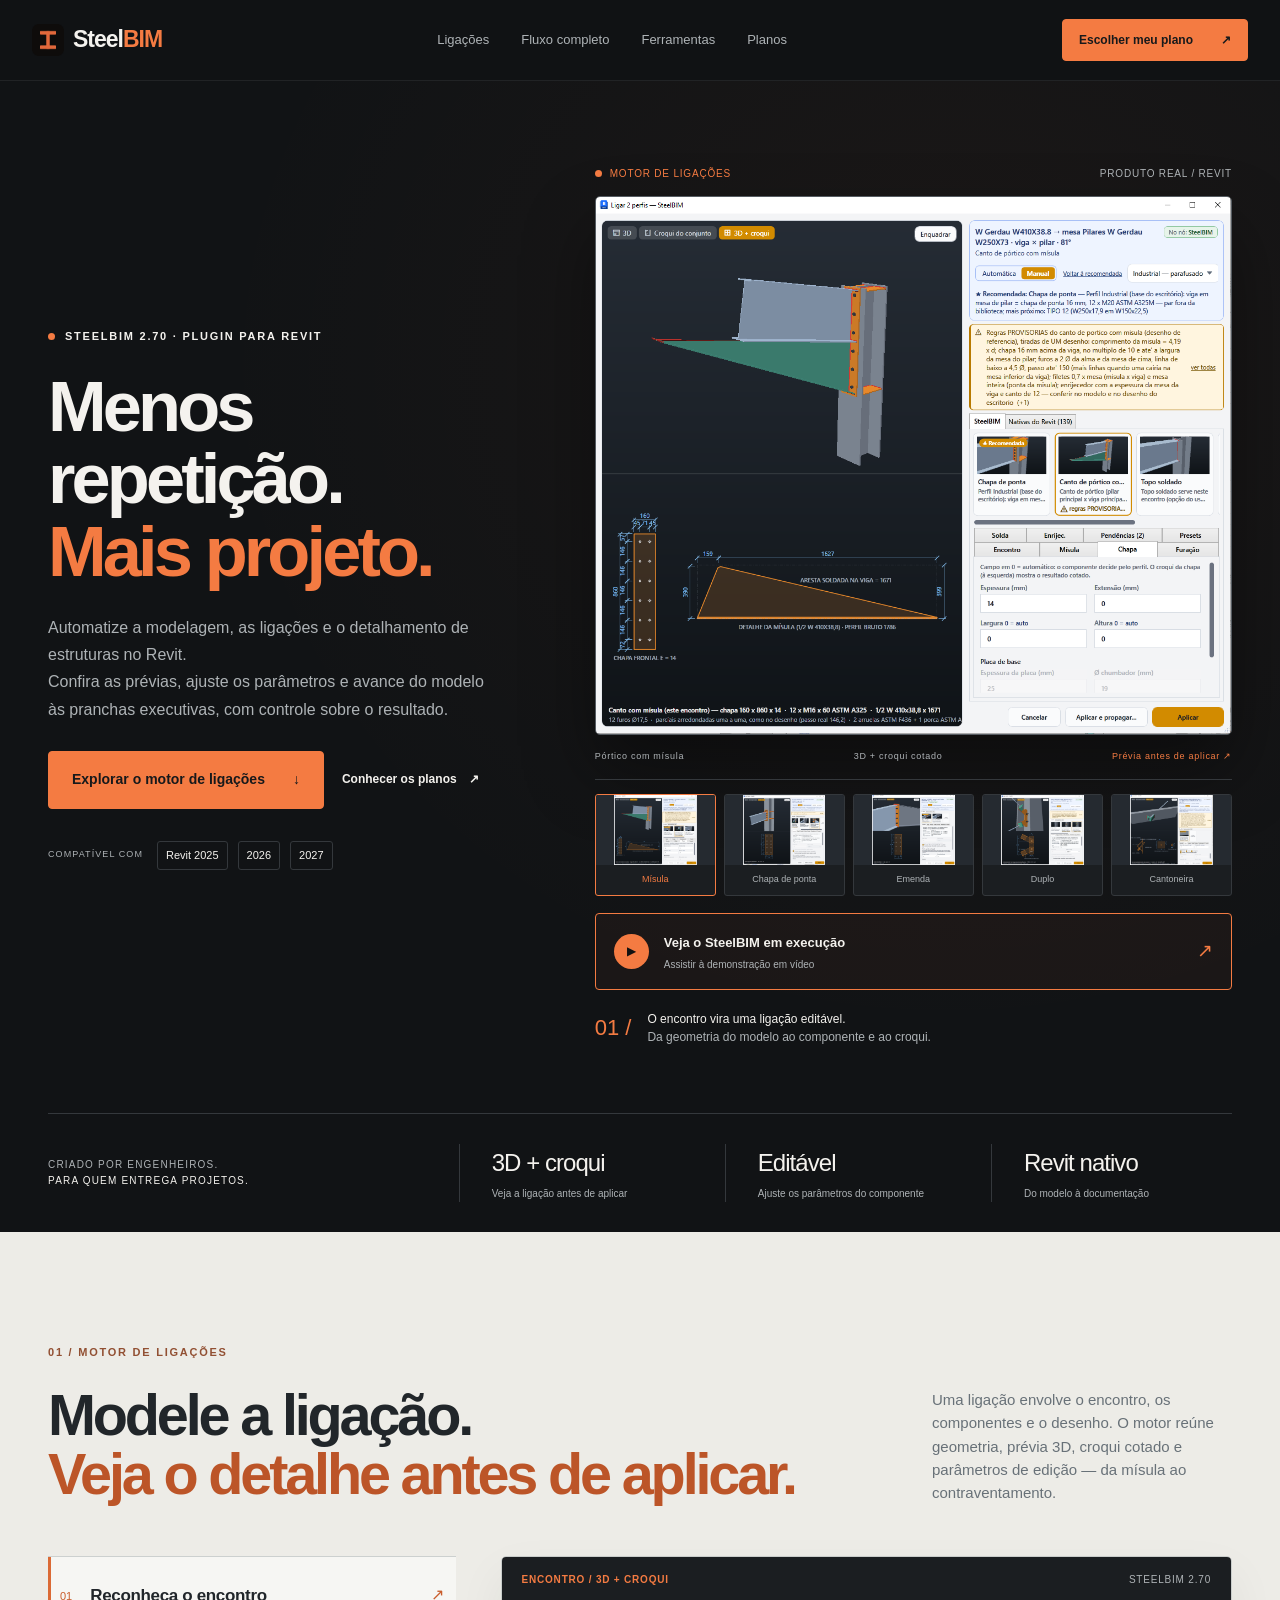
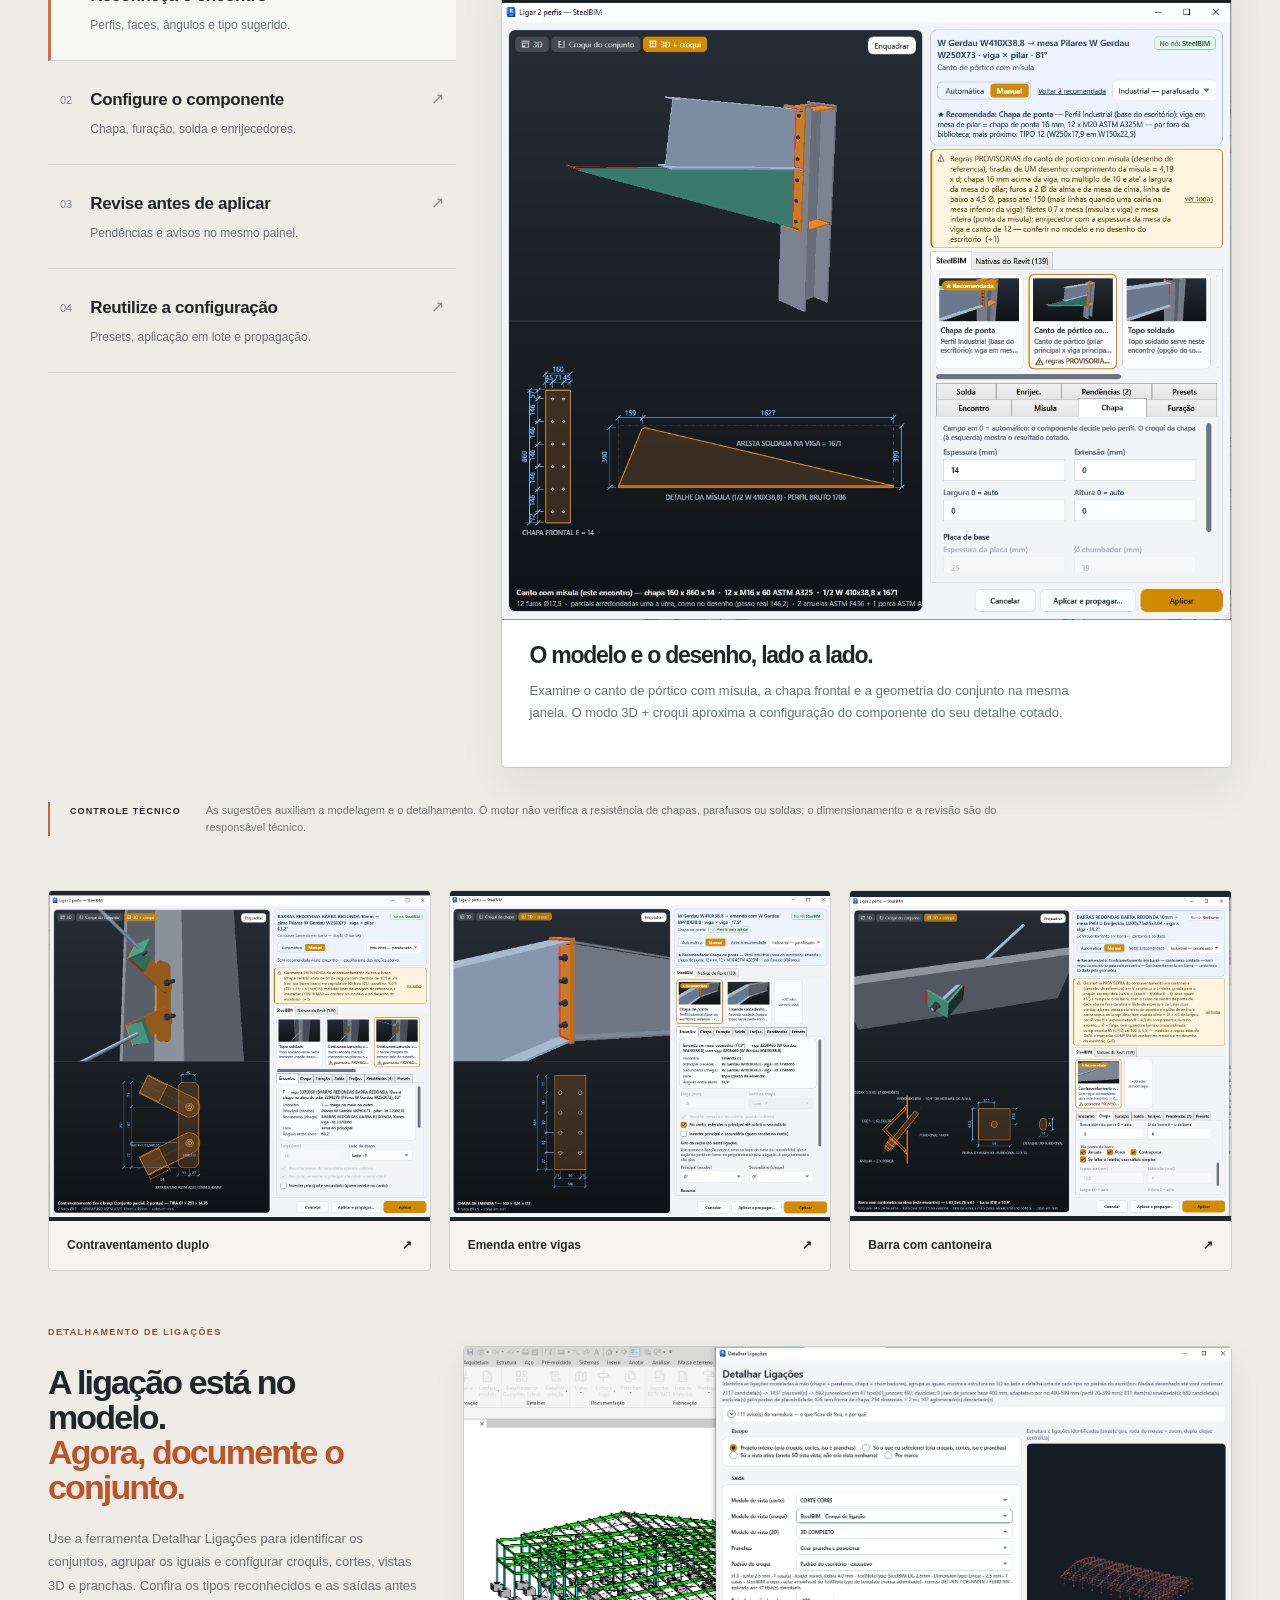
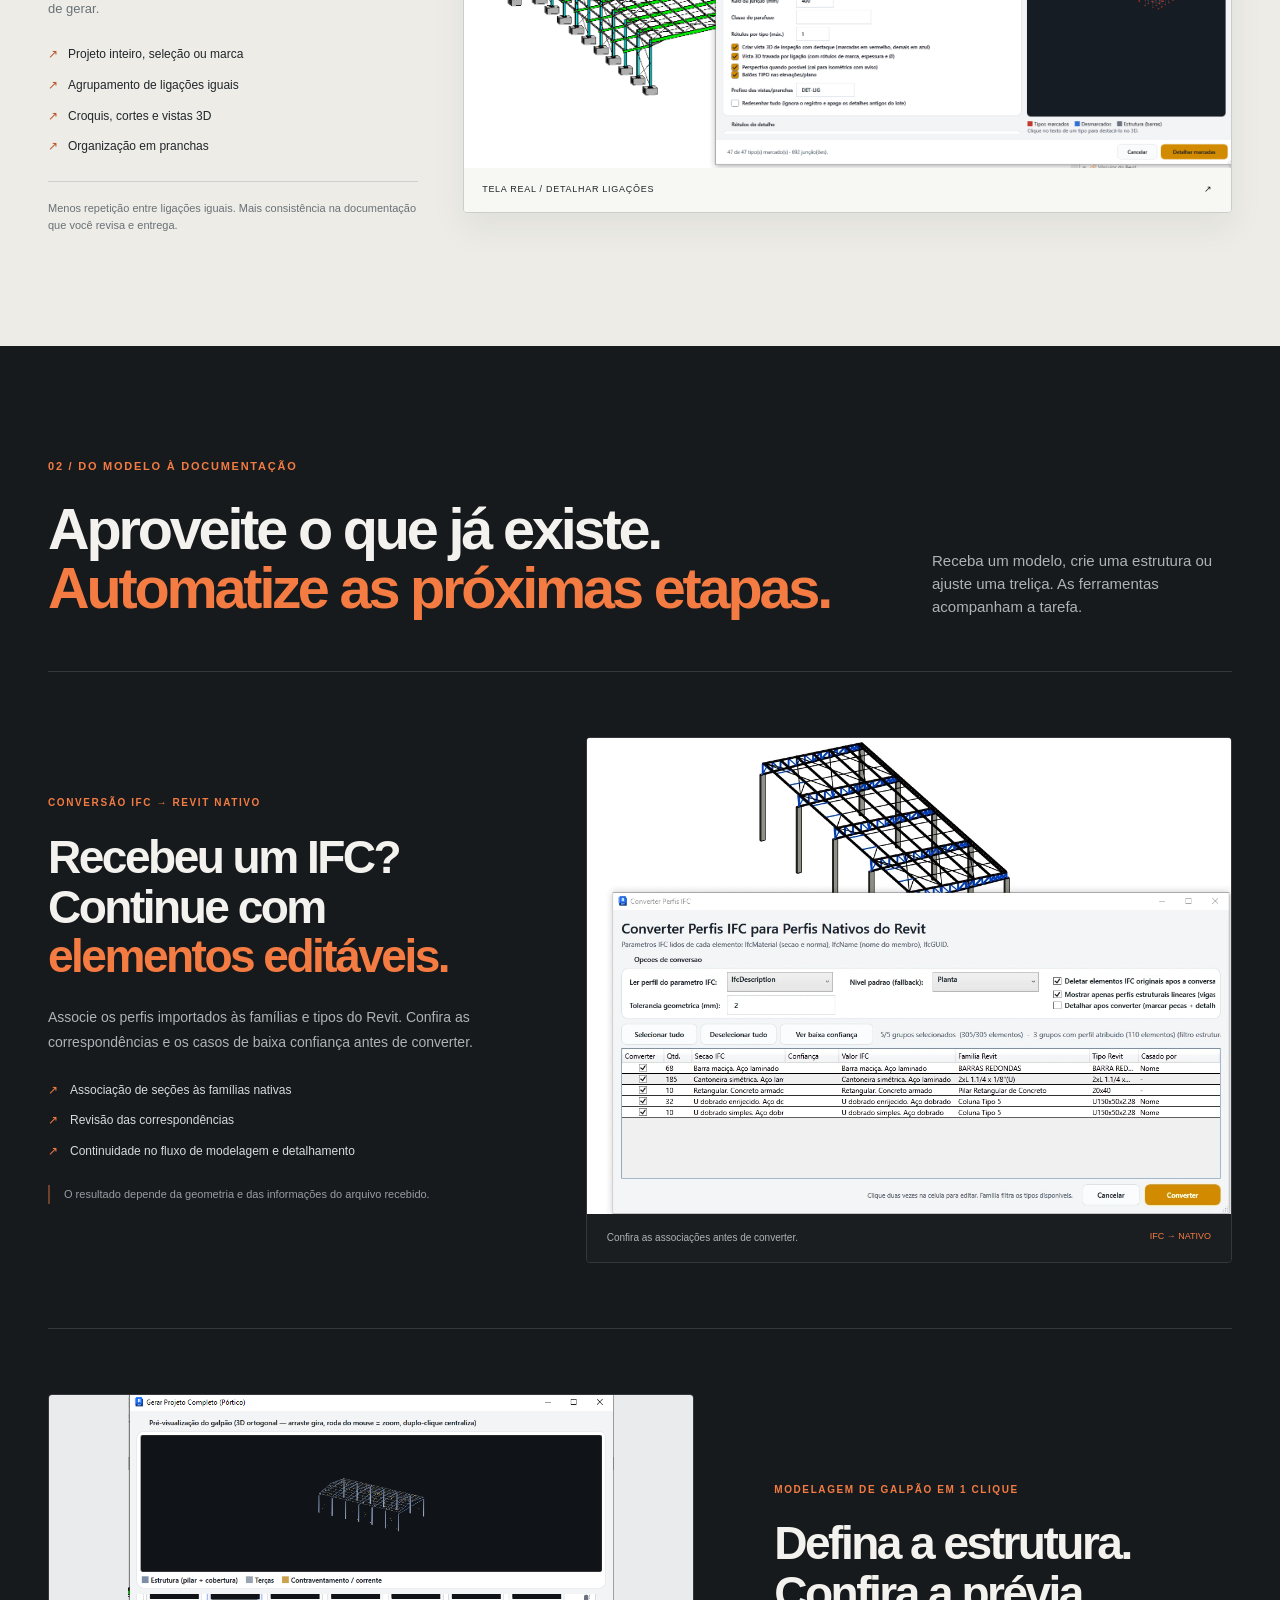
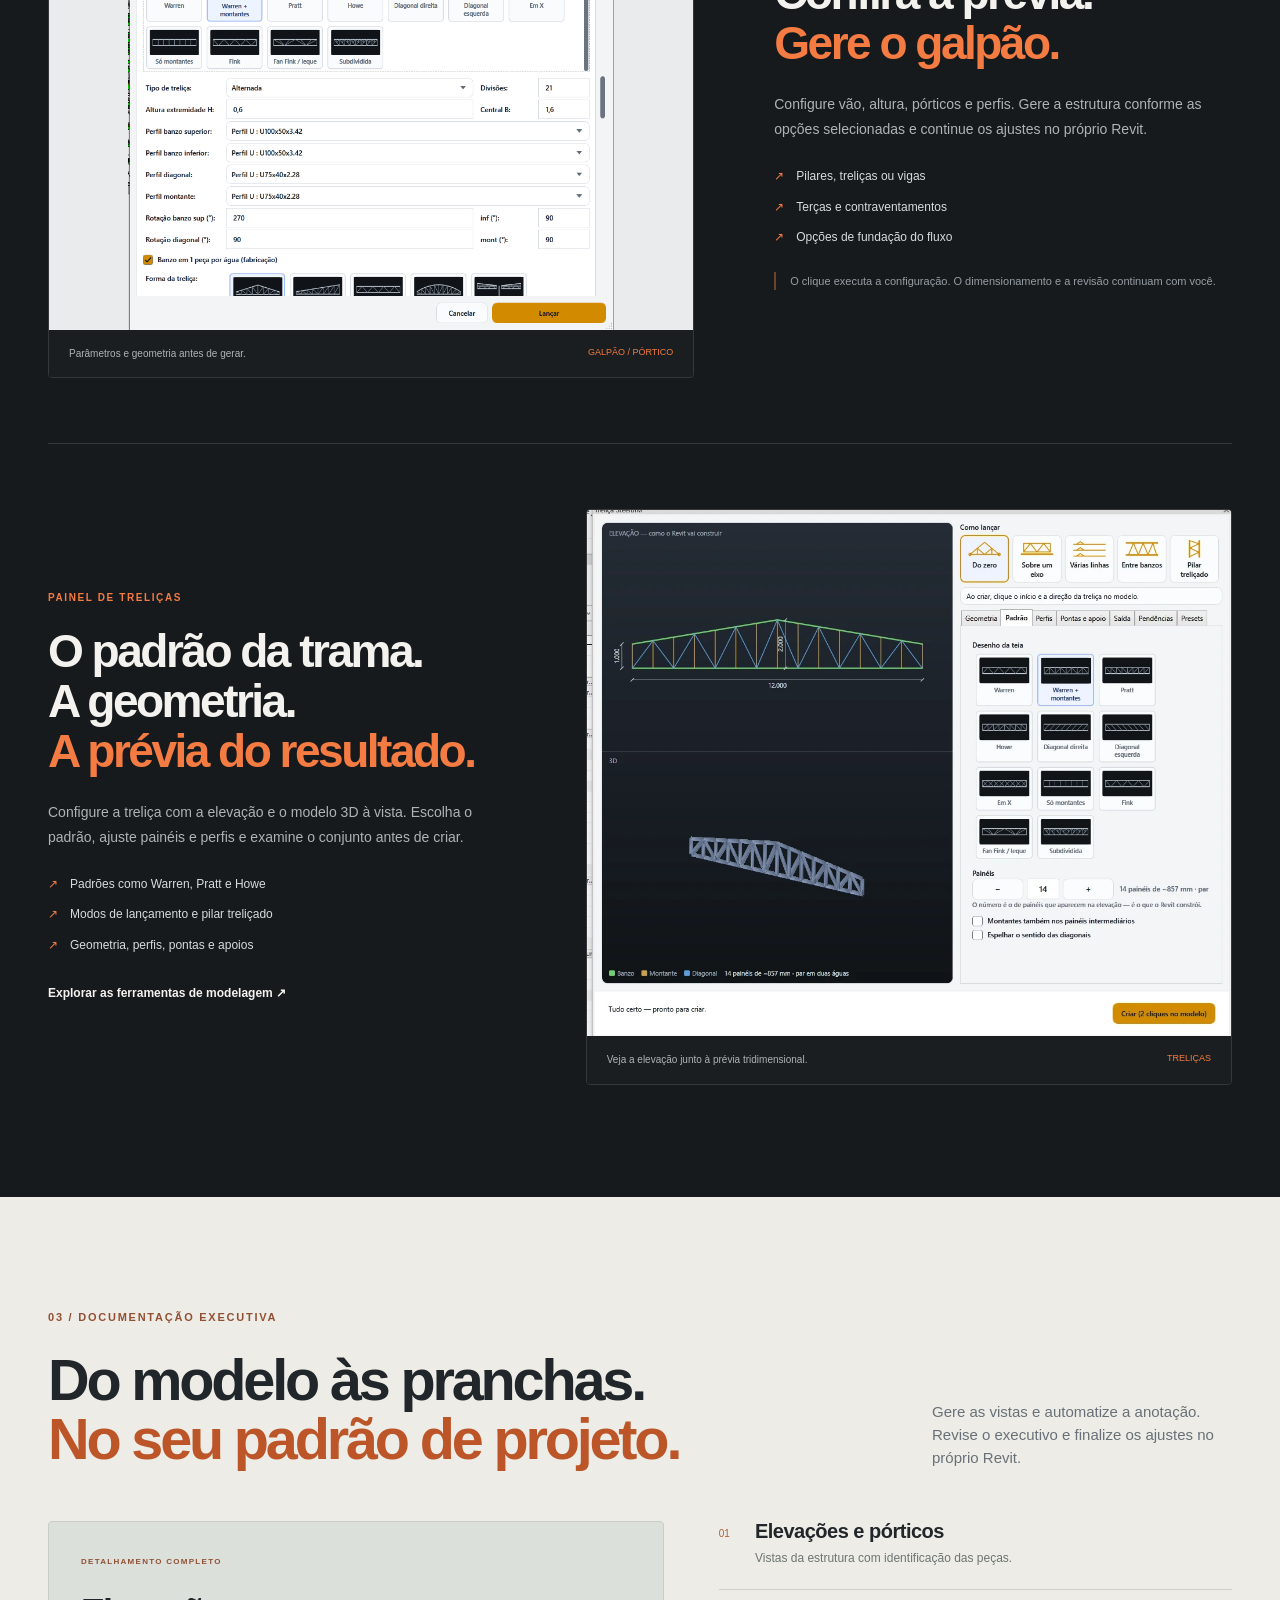
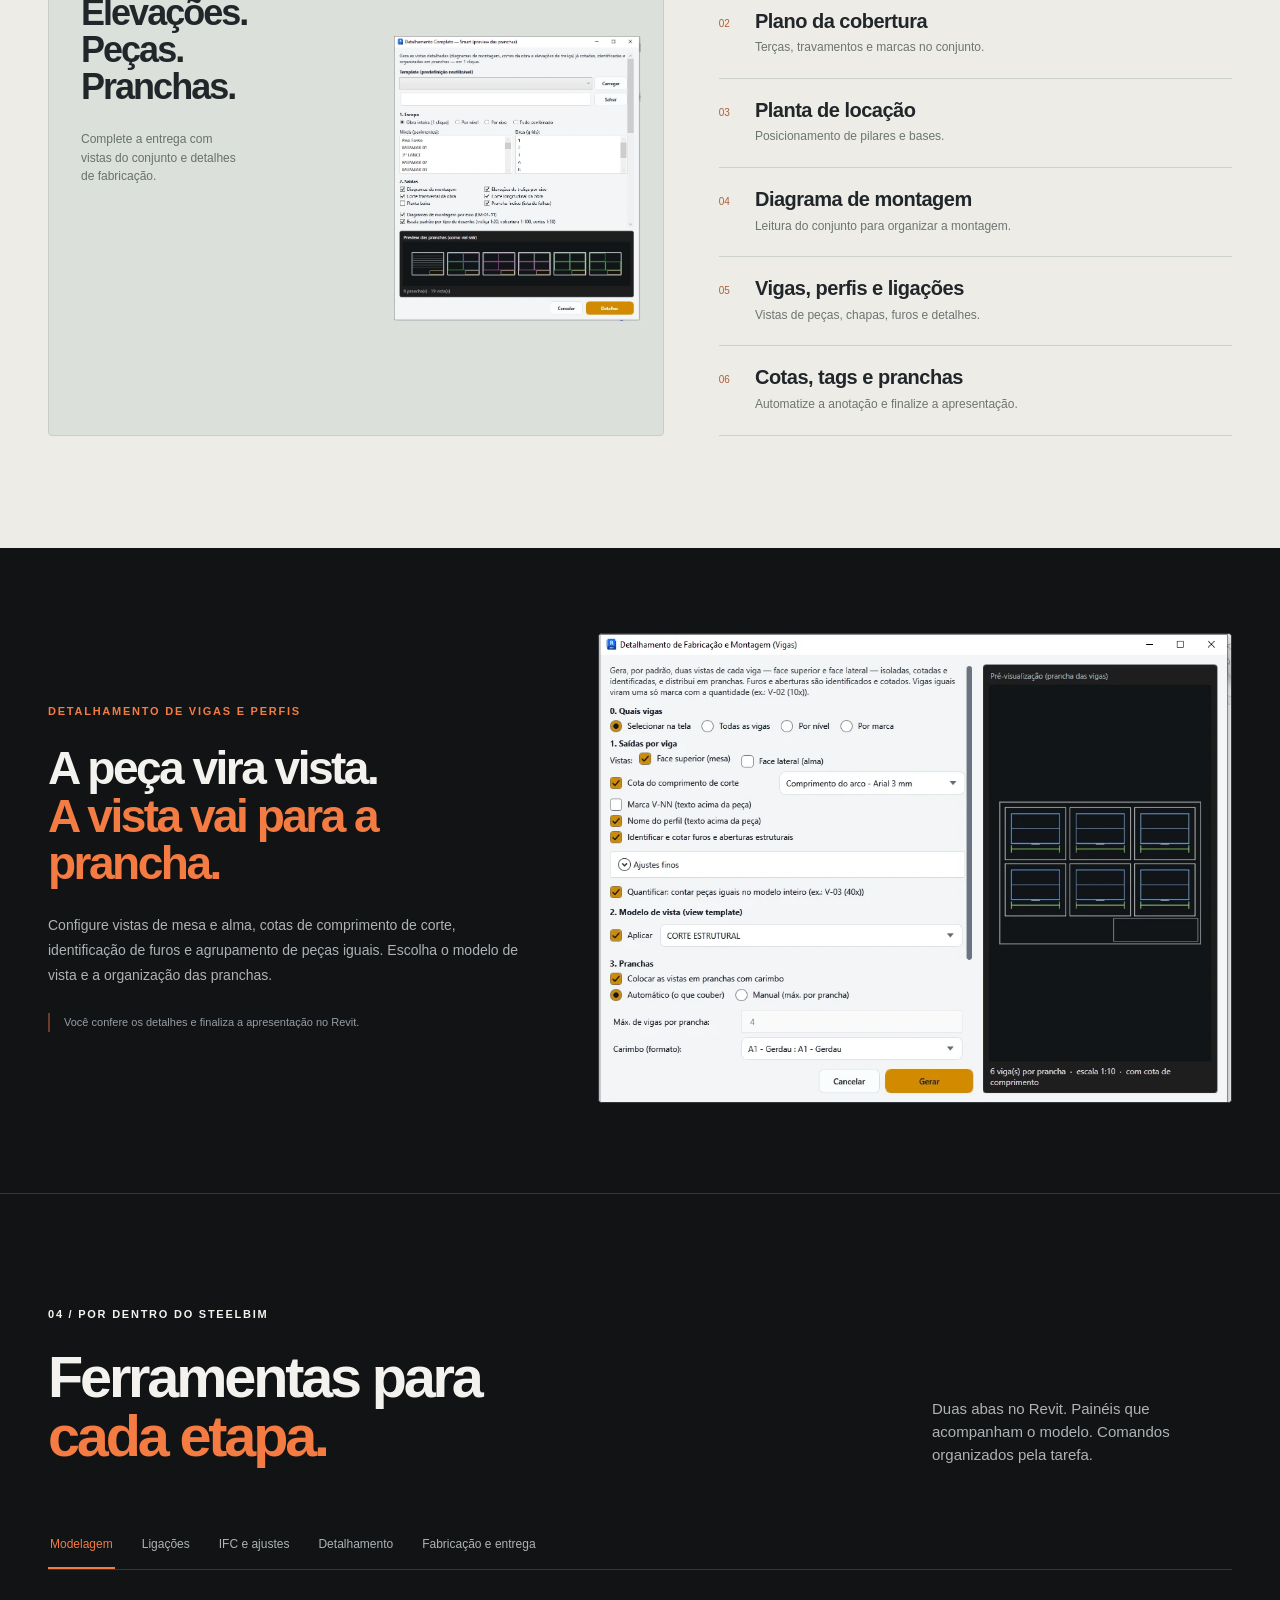
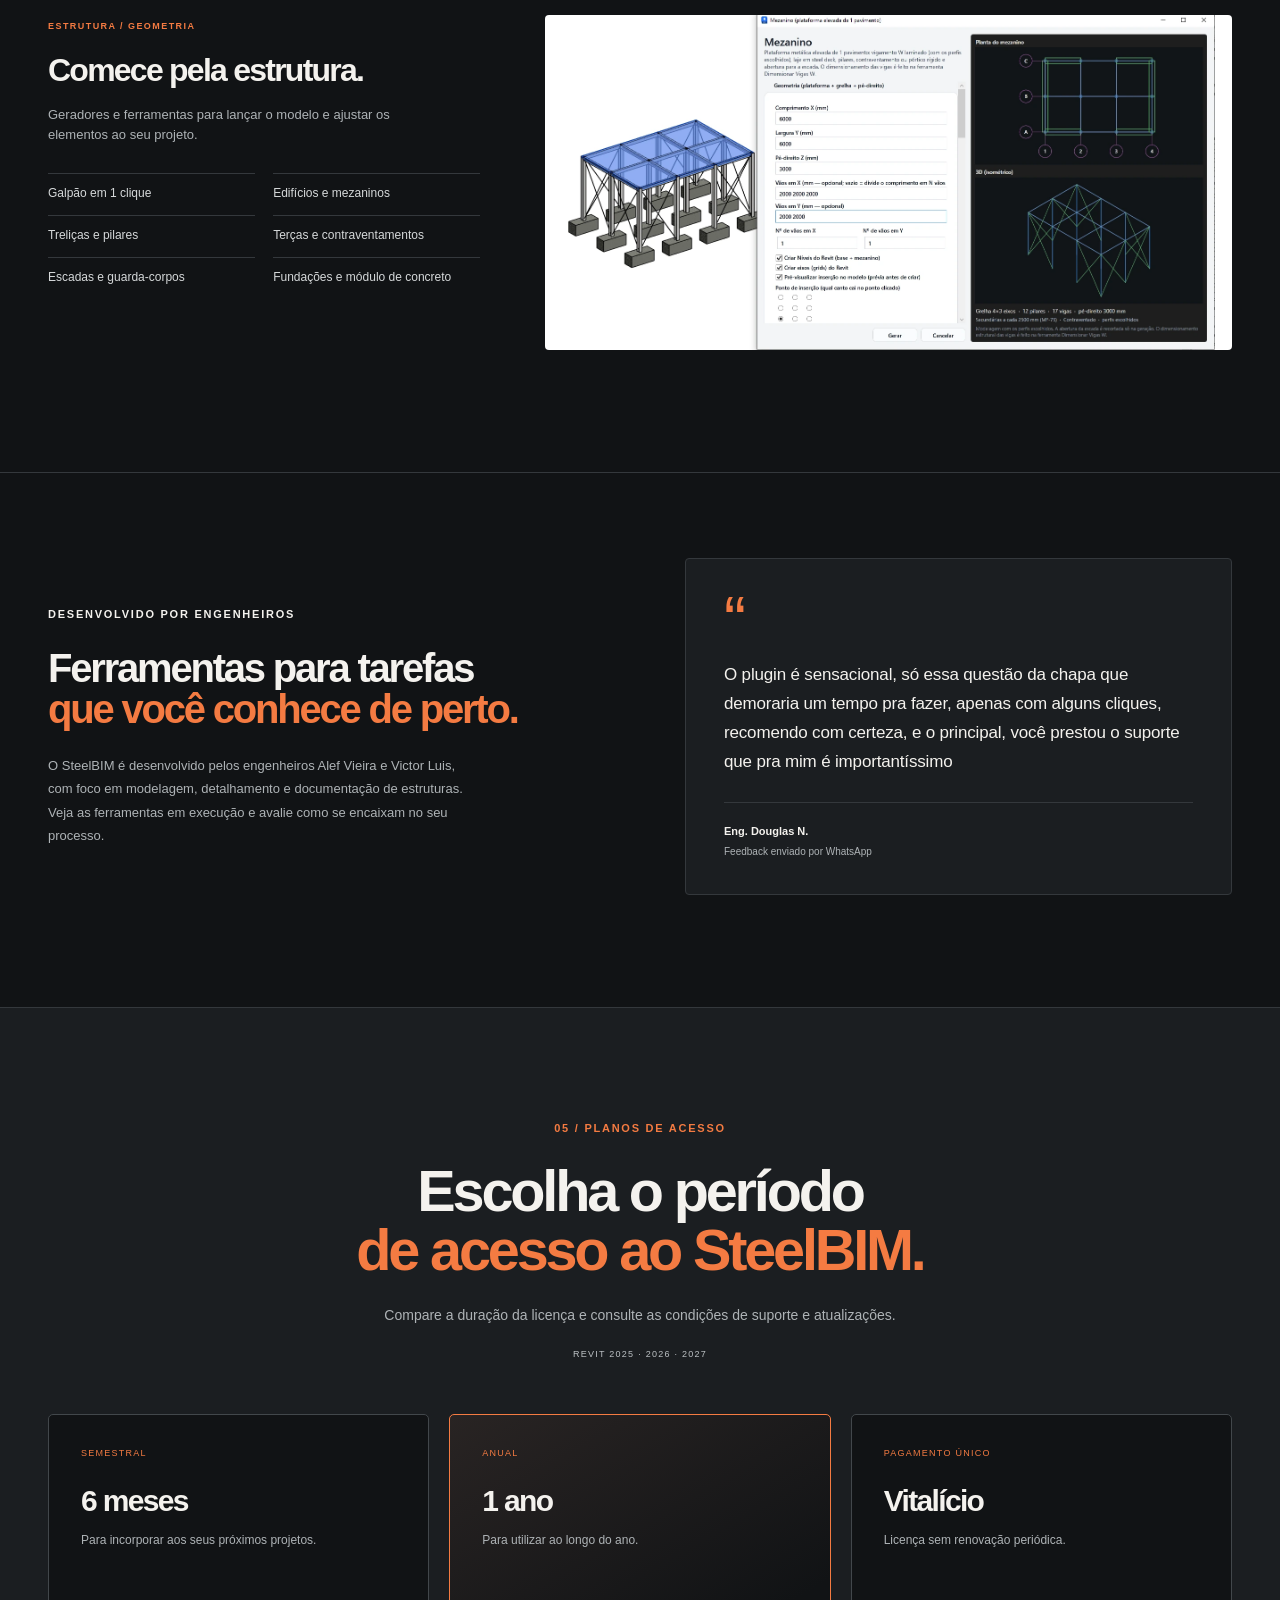
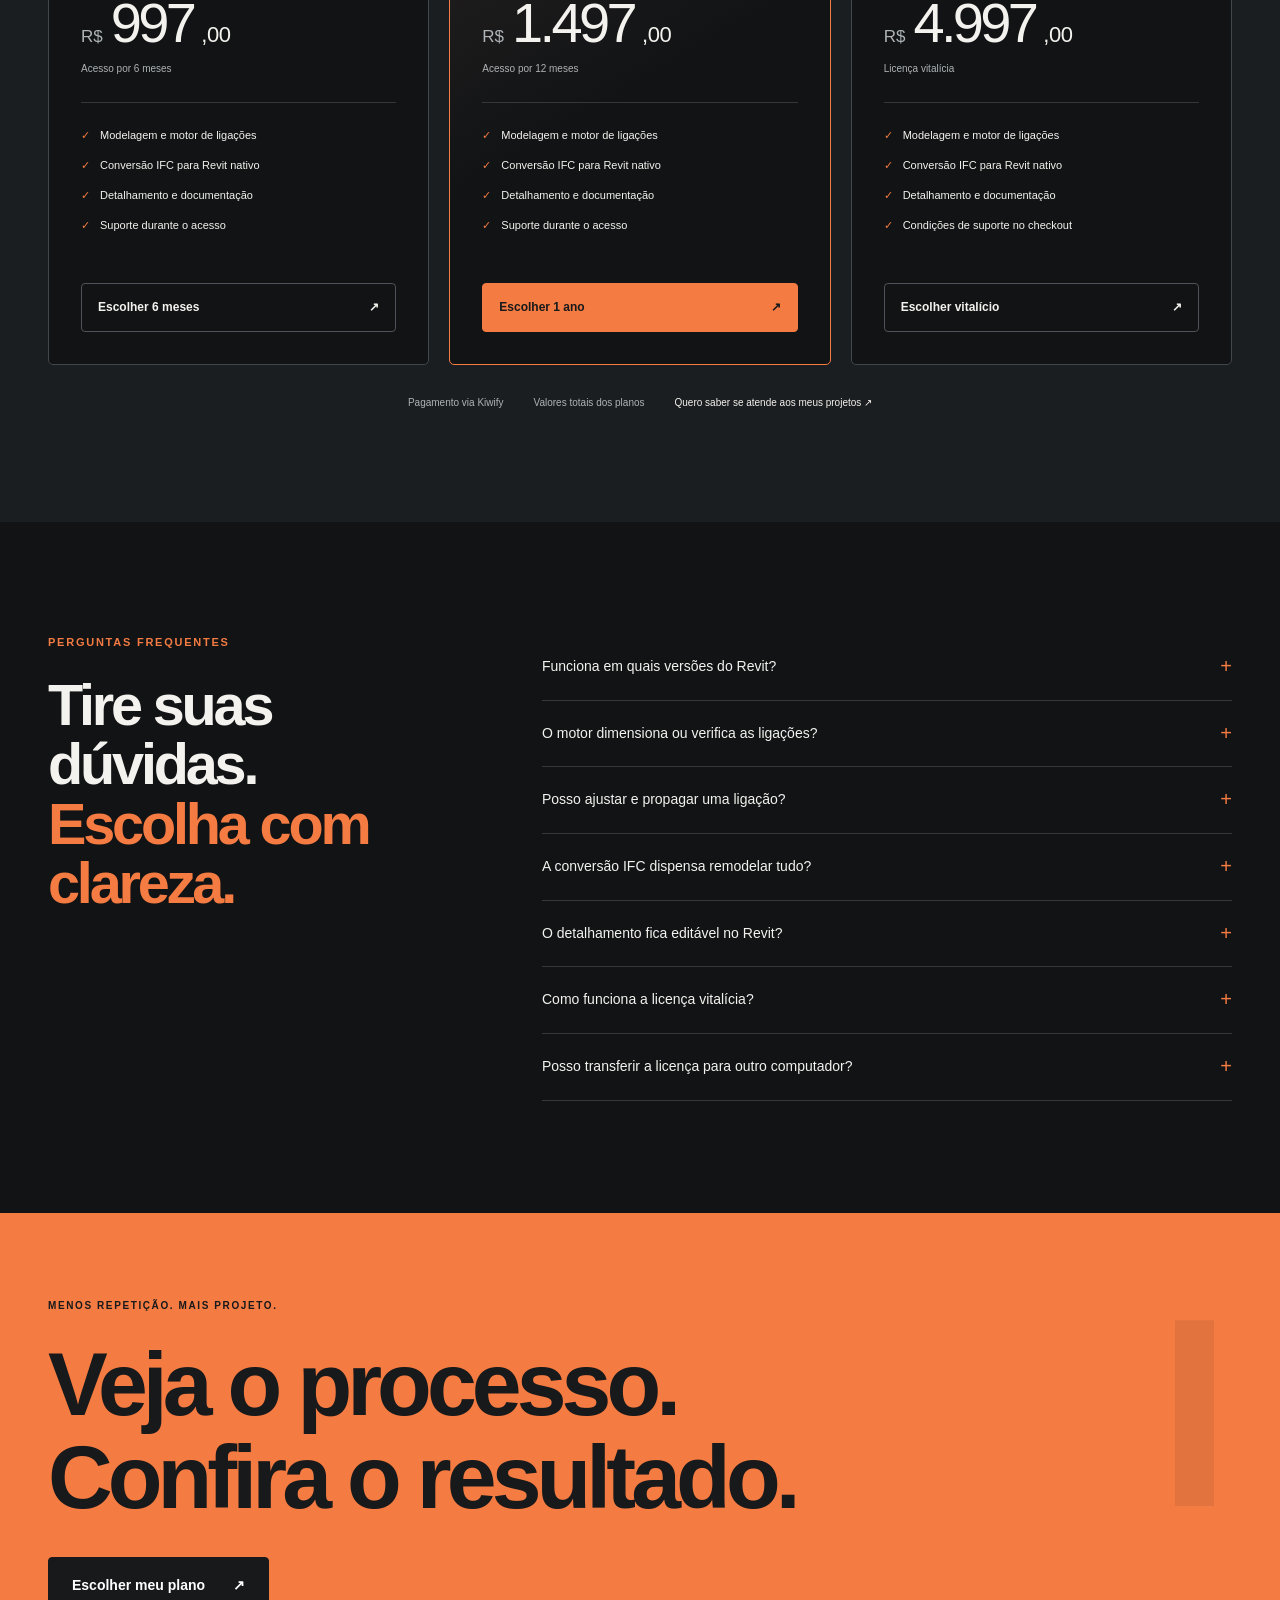
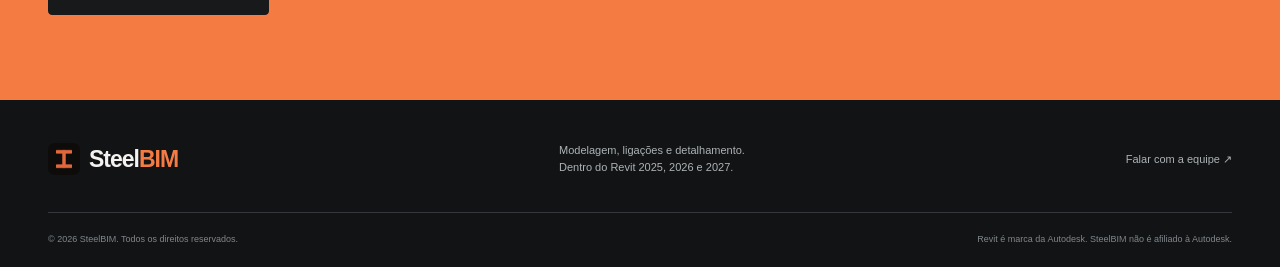
<file: index.html>
<!doctype html>
<html lang="pt-BR">
<head>
<meta charset="utf-8"><meta name="viewport" content="width=device-width,initial-scale=1">
<title>SteelBIM | Modelagem, ligações e detalhamento no Revit</title>
<meta name="description" content="Plugin para Revit 2025, 2026 e 2027. Motor de ligações, conversão IFC, galpões em 1 clique, detalhamento de perfis, cotas e pranchas executivas.">
<meta name="theme-color" content="#111315"><link rel="canonical" href="https://steelbim.com.br/">
<meta property="og:type" content="website"><meta property="og:locale" content="pt_BR"><meta property="og:title" content="SteelBIM — Do modelo ao detalhe. Do detalhe à obra."><meta property="og:description" content="Modelagem, ligações e documentação de estruturas dentro do Revit 2025, 2026 e 2027."><meta property="og:url" content="https://steelbim.com.br/"><meta property="og:image" content="https://steelbim.com.br/og.png"><meta name="twitter:card" content="summary_large_image">
<link rel="icon" href="favicon.png"><link rel="apple-touch-icon" href="apple-touch-icon.png"><link rel="stylesheet" href="styles.css"><script src="app.js" defer></script>
<!-- Meta Pixel Code -->
<script>
!function(f,b,e,v,n,t,s)
{if(f.fbq)return;n=f.fbq=function(){n.callMethod?
n.callMethod.apply(n,arguments):n.queue.push(arguments)};
if(!f._fbq)f._fbq=n;n.push=n;n.loaded=!0;n.version='2.0';
n.queue=[];t=b.createElement(e);t.async=!0;
t.src=v;s=b.getElementsByTagName(e)[0];
s.parentNode.insertBefore(t,s)}(window, document,'script',
'https://connect.facebook.net/en_US/fbevents.js');
fbq('init', '871397494213152');
fbq('track', 'PageView');
</script>
<!-- End Meta Pixel Code -->
</head>
<body>
<noscript>
  <img height="1" width="1" style="display:none"
    src="https://www.facebook.com/tr?id=871397494213152&ev=PageView&noscript=1"
  />
</noscript> 
<a class="skip" href="#conteudo">Pular para o conteúdo</a>
<header class="header"><div class="nav-wrap"><a class="brand" href="#topo" aria-label="SteelBIM início"><img src="favicon.png" width="32" height="32" alt=""><span>Steel<b>BIM</b></span></a><nav aria-label="Principal" id="nav"><a href="#ligacoes">Ligações</a><a href="#fluxo">Fluxo completo</a><a href="#recursos">Ferramentas</a><a href="#planos">Planos</a></nav><a class="button small" href="#planos">Escolher meu plano <span aria-hidden="true">↗</span></a><button class="menu" aria-label="Abrir menu" aria-expanded="false" aria-controls="nav">☰</button></div></header>
<main id="conteudo">
<section class="hero" id="topo"><div class="hero-grid wrap"><div class="hero-copy"><p class="eyebrow"><span class="dot"></span> STEELBIM 2.70 · PLUGIN PARA REVIT</p><h1>Menos repetição.<br><span>Mais projeto.</span></h1><p class="lead">Automatize a modelagem, as ligações e o detalhamento de estruturas no Revit.<br>Confira as prévias, ajuste os parâmetros e avance do modelo às pranchas executivas, com controle sobre o resultado.</p><div class="actions"><a href="#ligacoes" class="button">Explorar o motor de ligações <span aria-hidden="true">↓</span></a><a href="#planos" class="text-link">Conhecer os planos <span aria-hidden="true">↗</span></a></div><div class="compat"><span>COMPATÍVEL COM</span><b>Revit 2025</b><b>2026</b><b>2027</b></div></div><div class="hero-media"><div class="media-label"><span><i class="dot"></i> MOTOR DE LIGAÇÕES</span><span>PRODUTO REAL / REVIT</span></div><button id="hero-connection-zoom" class="screen zoom" data-image="assets/misula-principal.webp" data-caption="Canto de pórtico com mísula — 3D e croqui do conjunto" aria-label="Ampliar tela real do motor de ligações"><img src="assets/misula-principal.webp" id="hero-connection-image" alt="Motor de ligações SteelBIM com mísula, modelo 3D, croqui cotado e parâmetros" width="1152" height="974" fetchpriority="high"></button><div class="media-footer"><span id="hero-connection-label">Pórtico com mísula</span><span>3D + croqui cotado</span><span class="orange">Prévia antes de aplicar ↗</span></div><div class="hero-connections" role="group" aria-label="Exemplos reais do motor de ligações"><button data-connection="0" aria-pressed="true" aria-label="Mostrar canto de pórtico com mísula"><img src="assets/misula-principal.webp" alt="" loading="lazy"><span>Mísula</span></button><button data-connection="1" aria-pressed="false" aria-label="Mostrar chapa de ponta estendida"><img src="assets/ligacao-estendida.webp" alt="" loading="lazy"><span>Chapa de ponta</span></button><button data-connection="2" aria-pressed="false" aria-label="Mostrar emenda entre vigas inclinadas"><img src="assets/ligacao-emenda.webp" alt="" loading="lazy"><span>Emenda</span></button><button data-connection="3" aria-pressed="false" aria-label="Mostrar contraventamento duplo em barras"><img src="assets/ligacao-dupla.webp" alt="" loading="lazy"><span>Duplo</span></button><button data-connection="4" aria-pressed="false" aria-label="Mostrar barra redonda com cantoneira soldada"><img src="assets/ligacao-barra.webp" alt="" loading="lazy"><span>Cantoneira</span></button></div><button class="watch-demo" id="watch-demo" aria-haspopup="dialog" aria-controls="video-dialog"><span class="play-icon" aria-hidden="true">▶</span><span><strong>Veja o SteelBIM em execução</strong><small>Assistir à demonstração em vídeo</small></span><b aria-hidden="true">↗</b></button><div class="hero-note"><span class="number">01 /</span><p><strong>O encontro vira uma ligação editável.</strong><br>Da geometria do modelo ao componente e ao croqui.</p></div></div></div><div class="hero-bottom wrap"><p>CRIADO POR ENGENHEIROS.<br><strong>PARA QUEM ENTREGA PROJETOS.</strong></p><div><b>3D + croqui</b><span>Veja a ligação antes de aplicar</span></div><div><b>Editável</b><span>Ajuste os parâmetros do componente</span></div><div><b>Revit nativo</b><span>Do modelo à documentação</span></div></div></section>
<section id="ligacoes" class="section engine"><div class="wrap"><div class="section-heading"><div><p class="eyebrow">01 / MOTOR DE LIGAÇÕES</p><h2>Modele a ligação.<br><span>Veja o detalhe antes de aplicar.</span></h2></div><p>Uma ligação envolve o encontro, os componentes e o desenho. O motor reúne geometria, prévia 3D, croqui cotado e parâmetros de edição — da mísula ao contraventamento.</p></div><div class="engine-grid"><div class="engine-nav" role="tablist" aria-label="Explorar motor de ligações"><button role="tab" id="engine-tab-0" aria-controls="engine-panel" aria-selected="true" data-engine="0"><span>01</span><div><b>Reconheça o encontro</b><p>Perfis, faces, ângulos e tipo sugerido.</p></div><i>↗</i></button><button role="tab" id="engine-tab-1" aria-controls="engine-panel" aria-selected="false" tabindex="-1" data-engine="1"><span>02</span><div><b>Configure o componente</b><p>Chapa, furação, solda e enrijecedores.</p></div><i>↗</i></button><button role="tab" id="engine-tab-2" aria-controls="engine-panel" aria-selected="false" tabindex="-1" data-engine="2"><span>03</span><div><b>Revise antes de aplicar</b><p>Pendências e avisos no mesmo painel.</p></div><i>↗</i></button><button role="tab" id="engine-tab-3" aria-controls="engine-panel" aria-selected="false" tabindex="-1" data-engine="3"><span>04</span><div><b>Reutilize a configuração</b><p>Presets, aplicação em lote e propagação.</p></div><i>↗</i></button></div><div class="engine-display" id="engine-panel" role="tabpanel" aria-labelledby="engine-tab-0" tabindex="0"><div class="display-top"><span id="engine-tag">ENCONTRO / 3D + CROQUI</span><span>STEELBIM 2.70</span></div><button class="zoom engine-image" data-image="assets/misula-principal.webp" data-caption="Reconhecimento do encontro" aria-label="Ampliar demonstração do motor de ligações"><img id="engine-image" src="assets/misula-principal.webp" width="1152" height="974" alt="Motor de ligações com mísula, prévia 3D e croqui cotado" loading="lazy"></button><div class="display-copy" aria-live="polite"><h3 id="engine-title">O modelo e o desenho, lado a lado.</h3><p id="engine-description">Examine o canto de pórtico com mísula, a chapa frontal e a geometria do conjunto na mesma janela. O modo 3D + croqui aproxima a configuração do componente do seu detalhe cotado.</p></div></div></div><div class="technical-note"><span>CONTROLE TÉCNICO</span><p>As sugestões auxiliam a modelagem e o detalhamento. O motor não verifica a resistência de chapas, parafusos ou soldas; o dimensionamento e a revisão são do responsável técnico.</p></div><div class="connection-gallery new-connection-gallery"><button class="zoom connection-card" data-image="assets/ligacao-dupla.webp" data-caption="Contraventamento duplo em barras — 3D e croqui cotado" aria-label="Ampliar contraventamento duplo"><img src="assets/ligacao-dupla.webp" alt="Contraventamento duplo em barras — 3D e croqui cotado" loading="lazy"><span>Contraventamento duplo <i>↗</i></span></button><button class="zoom connection-card" data-image="assets/ligacao-emenda.webp" data-caption="Emenda de vigas inclinadas — chapa de ponta e croqui cotado" aria-label="Ampliar emenda entre vigas"><img src="assets/ligacao-emenda.webp" alt="Emenda de vigas inclinadas — chapa de ponta e croqui cotado" loading="lazy"><span>Emenda entre vigas <i>↗</i></span></button><button class="zoom connection-card" data-image="assets/ligacao-barra.webp" data-caption="Barra redonda com cantoneira soldada — modelo 3D e croqui" aria-label="Ampliar barra com cantoneira"><img src="assets/ligacao-barra.webp" alt="Barra redonda com cantoneira soldada — modelo 3D e croqui" loading="lazy"><span>Barra com cantoneira <i>↗</i></span></button></div><div class="connection-detail"><div class="connection-detail-copy"><p class="eyebrow">DETALHAMENTO DE LIGAÇÕES</p><h3>A ligação está no modelo.<br><span>Agora, documente o conjunto.</span></h3><p>Use a ferramenta Detalhar Ligações para identificar os conjuntos, agrupar os iguais e configurar croquis, cortes, vistas 3D e pranchas. Confira os tipos reconhecidos e as saídas antes de gerar.</p><ul><li>Projeto inteiro, seleção ou marca</li><li>Agrupamento de ligações iguais</li><li>Croquis, cortes e vistas 3D</li><li>Organização em pranchas</li></ul><span class="detail-callout">Menos repetição entre ligações iguais. Mais consistência na documentação que você revisa e entrega.</span></div><button class="zoom connection-detail-image" data-image="assets/detalhar-ligacoes.webp" data-caption="Detalhar Ligações — escopo, tipos identificados, vistas e pranchas" aria-label="Ampliar tela de detalhamento de ligações"><img src="assets/detalhar-ligacoes.webp" alt="Detalhar Ligações no Revit, com estrutura, ligações identificadas e opções de vistas e pranchas" width="1834" height="1007" loading="lazy"><span>TELA REAL / DETALHAR LIGAÇÕES <i>↗</i></span></button></div></div></section>
<section class="section workflow conversion-flow" id="fluxo"><div class="wrap"><div class="section-heading"><div><p class="eyebrow">02 / DO MODELO À DOCUMENTAÇÃO</p><h2>Aproveite o que já existe.<br><span>Automatize as próximas etapas.</span></h2></div><p>Receba um modelo, crie uma estrutura ou ajuste uma treliça. As ferramentas acompanham a tarefa.</p></div>
<article class="spotlight" id="ifc"><div class="spotlight-copy"><p class="eyebrow">CONVERSÃO IFC → REVIT NATIVO</p><h3>Recebeu um IFC?<br>Continue com<br><span>elementos editáveis.</span></h3><p>Associe os perfis importados às famílias e tipos do Revit. Confira as correspondências e os casos de baixa confiança antes de converter.</p><ul><li>Associação de seções às famílias nativas</li><li>Revisão das correspondências</li><li>Continuidade no fluxo de modelagem e detalhamento</li></ul><p class="scope-note">O resultado depende da geometria e das informações do arquivo recebido.</p></div><figure class="spotlight-media"><button class="zoom" data-image="assets/ifc.webp" data-caption="Conversão de perfis IFC para elementos nativos do Revit" aria-label="Ampliar conversão de IFC"><img src="assets/ifc.webp" width="1105" height="818" alt="Tabela de associação de perfis IFC às famílias e tipos nativos do Revit" loading="lazy"></button><figcaption>Confira as associações antes de converter. <span>IFC → NATIVO</span></figcaption></figure></article>
<article class="spotlight reverse" id="galpao"><div class="spotlight-copy"><p class="eyebrow">MODELAGEM DE GALPÃO EM 1 CLIQUE</p><h3>Defina a estrutura.<br>Confira a prévia.<br><span>Gere o galpão.</span></h3><p>Configure vão, altura, pórticos e perfis. Gere a estrutura conforme as opções selecionadas e continue os ajustes no próprio Revit.</p><ul><li>Pilares, treliças ou vigas</li><li>Terças e contraventamentos</li><li>Opções de fundação do fluxo</li></ul><p class="scope-note">O clique executa a configuração. O dimensionamento e a revisão continuam com você.</p></div><figure class="spotlight-media"><button class="zoom" data-image="assets/galpao.webp" data-caption="Gerar Projeto Completo — parâmetros e prévia do galpão" aria-label="Ampliar modelagem de galpão"><img src="assets/galpao.webp" width="853" height="938" alt="Nova janela de criação de galpão com prévia 3D e parâmetros de treliças e perfis" loading="lazy"></button><figcaption>Parâmetros e geometria antes de gerar. <span>GALPÃO / PÓRTICO</span></figcaption></figure></article>
<article class="spotlight" id="trelicas"><div class="spotlight-copy"><p class="eyebrow">PAINEL DE TRELIÇAS</p><h3>O padrão da trama.<br>A geometria.<br><span>A prévia do resultado.</span></h3><p>Configure a treliça com a elevação e o modelo 3D à vista. Escolha o padrão, ajuste painéis e perfis e examine o conjunto antes de criar.</p><ul><li>Padrões como Warren, Pratt e Howe</li><li>Modos de lançamento e pilar treliçado</li><li>Geometria, perfis, pontas e apoios</li></ul><a class="text-link" href="#recursos">Explorar as ferramentas de modelagem ↗</a></div><figure class="spotlight-media"><button class="zoom" data-image="assets/trelica-nova.webp" data-caption="Painel de treliças — elevação, prévia 3D e padrões de trama" aria-label="Ampliar painel de treliças"><img src="assets/trelica-nova.webp" width="1110" height="906" alt="Painel de treliças SteelBIM com padrões, geometria, elevação e prévia 3D" loading="lazy"></button><figcaption>Veja a elevação junto à prévia tridimensional. <span>TRELIÇAS</span></figcaption></figure></article>
</div></section><section class="section deliverables"><div class="wrap"><div class="section-heading"><div><p class="eyebrow">03 / DOCUMENTAÇÃO EXECUTIVA</p><h2>Do modelo às pranchas.<br><span>No seu padrão de projeto.</span></h2></div><p>Gere as vistas e automatize a anotação. Revise o executivo e finalize os ajustes no próprio Revit.</p></div><div class="drawing-grid"><article class="drawing-feature"><div class="drawing-copy"><span class="eyebrow">DETALHAMENTO COMPLETO</span><h3>Elevações.<br>Peças.<br>Pranchas.</h3><p>Complete a entrega com vistas do conjunto e detalhes de fabricação.</p></div><button class="zoom" data-image="assets/pranchas.webp" data-caption="Detalhamento completo — organização de vistas e pranchas" aria-label="Ampliar tela de detalhamento completo"><img src="assets/pranchas.webp" width="671" height="775" alt="Janela do detalhamento completo com organização de pranchas" loading="lazy"></button></article><div class="drawing-list"><article><span>01</span><div><h3>Elevações e pórticos</h3><p>Vistas da estrutura com identificação das peças.</p></div></article><article><span>02</span><div><h3>Plano da cobertura</h3><p>Terças, travamentos e marcas no conjunto.</p></div></article><article><span>03</span><div><h3>Planta de locação</h3><p>Posicionamento de pilares e bases.</p></div></article><article><span>04</span><div><h3>Diagrama de montagem</h3><p>Leitura do conjunto para organizar a montagem.</p></div></article><article><span>05</span><div><h3>Vigas, perfis e ligações</h3><p>Vistas de peças, chapas, furos e detalhes.</p></div></article><article><span>06</span><div><h3>Cotas, tags e pranchas</h3><p>Automatize a anotação e finalize a apresentação.</p></div></article></div></div></div></section>
<section class="section beam-section"><div class="wrap beam-grid"><div><p class="eyebrow">DETALHAMENTO DE VIGAS E PERFIS</p><h2>A peça vira vista.<br><span>A vista vai para a prancha.</span></h2><p>Configure vistas de mesa e alma, cotas de comprimento de corte, identificação de furos e agrupamento de peças iguais. Escolha o modelo de vista e a organização das pranchas.</p><p class="scope-note">Você confere os detalhes e finaliza a apresentação no Revit.</p></div><button class="zoom" data-image="assets/vigas.webp" data-caption="Detalhamento de fabricação e montagem — vigas e perfis" aria-label="Ampliar detalhamento de vigas"><img src="assets/vigas.webp" width="933" height="725" alt="Detalhamento de vigas com vistas, cotas, identificação de furos e distribuição em pranchas" loading="lazy"></button></div></section><section class="section resources" id="recursos"><div class="wrap"><div class="section-heading"><div><p class="eyebrow">04 / POR DENTRO DO STEELBIM</p><h2>Ferramentas para<br><span>cada etapa.</span></h2></div><p>Duas abas no Revit. Painéis que acompanham o modelo. Comandos organizados pela tarefa.</p></div><div class="resource-tabs" role="tablist" aria-label="Categorias de ferramentas"><button role="tab" id="resource-tab-0" aria-controls="resource-panel" aria-selected="true" data-resource="0">Modelagem</button><button role="tab" id="resource-tab-1" aria-controls="resource-panel" aria-selected="false" tabindex="-1" data-resource="1">Ligações</button><button role="tab" id="resource-tab-2" aria-controls="resource-panel" aria-selected="false" tabindex="-1" data-resource="2">IFC e ajustes</button><button role="tab" id="resource-tab-3" aria-controls="resource-panel" aria-selected="false" tabindex="-1" data-resource="3">Detalhamento</button><button role="tab" id="resource-tab-4" aria-controls="resource-panel" aria-selected="false" tabindex="-1" data-resource="4">Fabricação e entrega</button></div><div class="resource-panel" id="resource-panel" role="tabpanel" aria-labelledby="resource-tab-0" tabindex="0"><div><p class="eyebrow" id="resource-tag">ESTRUTURA / GEOMETRIA</p><h3 id="resource-title">Comece pela estrutura.</h3><p id="resource-description">Geradores e ferramentas para lançar o modelo e ajustar os elementos ao seu projeto.</p><ul id="resource-list"><li>Galpão em 1 clique</li><li>Edifícios e mezaninos</li><li>Treliças e pilares</li><li>Terças e contraventamentos</li><li>Escadas e guarda-corpos</li><li>Fundações e módulo de concreto</li></ul></div><button class="zoom" id="resource-zoom" data-image="assets/mezanino.webp" data-caption="Modelagem de mezanino" aria-label="Ampliar tela da categoria selecionada"><img id="resource-image" src="assets/mezanino.webp" width="1463" height="750" alt="Janela de modelagem de mezanino no SteelBIM" loading="lazy"></button></div></div></section>
<section class="section proof"><div class="wrap proof-grid"><div><p class="eyebrow">DESENVOLVIDO POR ENGENHEIROS</p><h2>Ferramentas para tarefas<br><span>que você conhece de perto.</span></h2><p>O SteelBIM é desenvolvido pelos engenheiros Alef Vieira e Victor Luis, com foco em modelagem, detalhamento e documentação de estruturas. Veja as ferramentas em execução e avalie como se encaixam no seu processo.</p></div><figure class="quote"><span class="quote-mark">“</span><blockquote>O plugin é sensacional, só essa questão da chapa que demoraria um tempo pra fazer, apenas com alguns cliques, recomendo com certeza, e o principal, você prestou o suporte que pra mim é importantíssimo</blockquote><figcaption><strong>Eng. Douglas N.</strong><span>Feedback enviado por WhatsApp</span></figcaption></figure></div></section>
<section class="section pricing" id="planos"><div class="wrap"><div class="pricing-heading"><p class="eyebrow">05 / PLANOS DE ACESSO</p><h2>Escolha o período<br><span>de acesso ao SteelBIM.</span></h2><p>Compare a duração da licença e consulte as condições de suporte e atualizações.</p><div class="plan-compat">REVIT 2025 · 2026 · 2027</div></div><div class="plans"><article class="plan"><span class="plan-label">SEMESTRAL</span><h3>6 meses</h3><p class="plan-intro">Para incorporar aos seus próximos projetos.</p><div class="price"><span>R$</span>997<small>,00</small></div><p class="price-note">Acesso por 6 meses</p><ul><li>Modelagem e motor de ligações</li><li>Conversão IFC para Revit nativo</li><li>Detalhamento e documentação</li><li>Suporte durante o acesso</li></ul><a class="button secondary checkout" data-plan="6 meses" data-price="997" href="https://pay.kiwify.com.br/Hk04mOb" target="_blank" rel="noopener noreferrer">Escolher 6 meses <span>↗</span></a></article><article class="plan featured"><span class="plan-label">ANUAL</span><h3>1 ano</h3><p class="plan-intro">Para utilizar ao longo do ano.</p><div class="price"><span>R$</span>1.497<small>,00</small></div><p class="price-note">Acesso por 12 meses</p><ul><li>Modelagem e motor de ligações</li><li>Conversão IFC para Revit nativo</li><li>Detalhamento e documentação</li><li>Suporte durante o acesso</li></ul><a class="button checkout" data-plan="1 ano" data-price="1497" href="https://pay.kiwify.com.br/MlBxoRB" target="_blank" rel="noopener noreferrer">Escolher 1 ano <span>↗</span></a></article><article class="plan lifetime"><span class="plan-label">PAGAMENTO ÚNICO</span><h3>Vitalício</h3><p class="plan-intro">Licença sem renovação periódica.</p><div class="price"><span>R$</span>4.997<small>,00</small></div><p class="price-note">Licença vitalícia</p><ul><li>Modelagem e motor de ligações</li><li>Conversão IFC para Revit nativo</li><li>Detalhamento e documentação</li><li>Condições de suporte no checkout</li></ul><a class="button secondary checkout" data-plan="Vitalício" data-price="4997" href="https://pay.kiwify.com.br/gAgmjlI" target="_blank" rel="noopener noreferrer">Escolher vitalício <span>↗</span></a></article></div><div class="purchase-note"><span>Pagamento via Kiwify</span><span>Valores totais dos planos</span><a href="https://wa.me/5596981419460?text=Ol%C3%A1%21%20Quero%20saber%20se%20o%20SteelBIM%20atende%20aos%20meus%20projetos.%20Trabalho%20com%3A%20" target="_blank" rel="noopener noreferrer">Quero saber se atende aos meus projetos ↗</a></div></div></section>
<section class="section faq" id="faq"><div class="wrap faq-grid"><div><p class="eyebrow">PERGUNTAS FREQUENTES</p><h2>Tire suas dúvidas.<br><span>Escolha com clareza.</span></h2></div><div><details><summary>Funciona em quais versões do Revit?<span>+</span></summary><p>O SteelBIM funciona no Autodesk Revit 2025, 2026 e 2027. Utilize o instalador correspondente à versão do seu Revit.</p></details><details><summary>O motor dimensiona ou verifica as ligações?<span>+</span></summary><p>Não. Ele auxilia a representação geométrica e o detalhamento, com sugestões conforme o encontro e os padrões configurados. A verificação de resistência e a decisão técnica são do engenheiro responsável.</p></details><details><summary>Posso ajustar e propagar uma ligação?<span>+</span></summary><p>Sim. Você pode ajustar os parâmetros, salvar padrões e aplicar às ligações iguais. Também há comandos para ligar um perfil a vários secundários e para aplicar grupos de ligações na obra.</p></details><details><summary>A conversão IFC dispensa remodelar tudo?<span>+</span></summary><p>A ferramenta associa perfis do IFC às famílias e tipos nativos do Revit. A qualidade do resultado depende da geometria e das informações do arquivo. Revise as associações e os casos sinalizados antes da conversão.</p></details><details><summary>O detalhamento fica editável no Revit?<span>+</span></summary><p>O fluxo gera vistas, anotações e pranchas no Revit para você conferir e finalizar. A revisão do executivo continua necessária antes da emissão para fabricação ou obra.</p></details><details><summary>Como funciona a licença vitalícia?<span>+</span></summary><p>O plano vitalício tem pagamento único, sem renovação periódica da licença. Consulte no checkout ou com a equipe as condições de suporte e atualizações incluídas.</p></details><details><summary>Posso transferir a licença para outro computador?<span>+</span></summary><p>A licença é vinculada à máquina e ao usuário do Windows. Em caso de troca de computador, formatação ou mudança de usuário, fale com o suporte para orientar a reativação.</p></details></div></div></section>
<section class="closing"><div class="wrap"><p class="eyebrow">MENOS REPETIÇÃO. MAIS PROJETO.</p><h2>Veja o processo.<br><span>Confira o resultado.</span></h2><a class="button" href="#planos">Escolher meu plano <span>↗</span></a></div></section>
</main><footer><div class="wrap footer-top"><a class="brand" href="#topo"><img src="favicon.png" alt="" width="32" height="32"><span>Steel<b>BIM</b></span></a><p>Modelagem, ligações e detalhamento.<br>Dentro do Revit 2025, 2026 e 2027.</p><a href="https://wa.me/5596981419460?text=Ol%C3%A1%21%20Quero%20saber%20se%20o%20SteelBIM%20atende%20aos%20meus%20projetos.%20Trabalho%20com%3A%20" target="_blank" rel="noopener noreferrer">Falar com a equipe ↗</a></div><div class="wrap footer-bottom"><span>© 2026 SteelBIM. Todos os direitos reservados.</span><span>Revit é marca da Autodesk. SteelBIM não é afiliado à Autodesk.</span></div></footer>
<dialog id="lightbox" aria-label="Tela ampliada do SteelBIM"><button class="close-lightbox" aria-label="Fechar imagem">Fechar ×</button><img id="lightbox-image" alt=""><p id="lightbox-caption"></p></dialog>
<dialog id="video-dialog" aria-label="Vídeo de demonstração do SteelBIM"><button class="close-video" aria-label="Fechar vídeo">Fechar ×</button><p class="video-fallback"><a href="https://www.youtube.com/shorts/sYc4ShUT038" target="_blank" rel="noopener noreferrer">Player bloqueado? Assistir diretamente no YouTube ↗</a></p><div class="shorts-player"><iframe id="demo-player" title="Demonstração do SteelBIM no YouTube" allow="accelerometer; autoplay; clipboard-write; encrypted-media; gyroscope; picture-in-picture; web-share" allowfullscreen referrerpolicy="strict-origin-when-cross-origin"></iframe></div><p><a href="https://www.youtube.com/shorts/sYc4ShUT038" target="_blank" rel="noopener noreferrer">Abrir o vídeo no YouTube ↗</a></p></dialog></body></html>
</file>
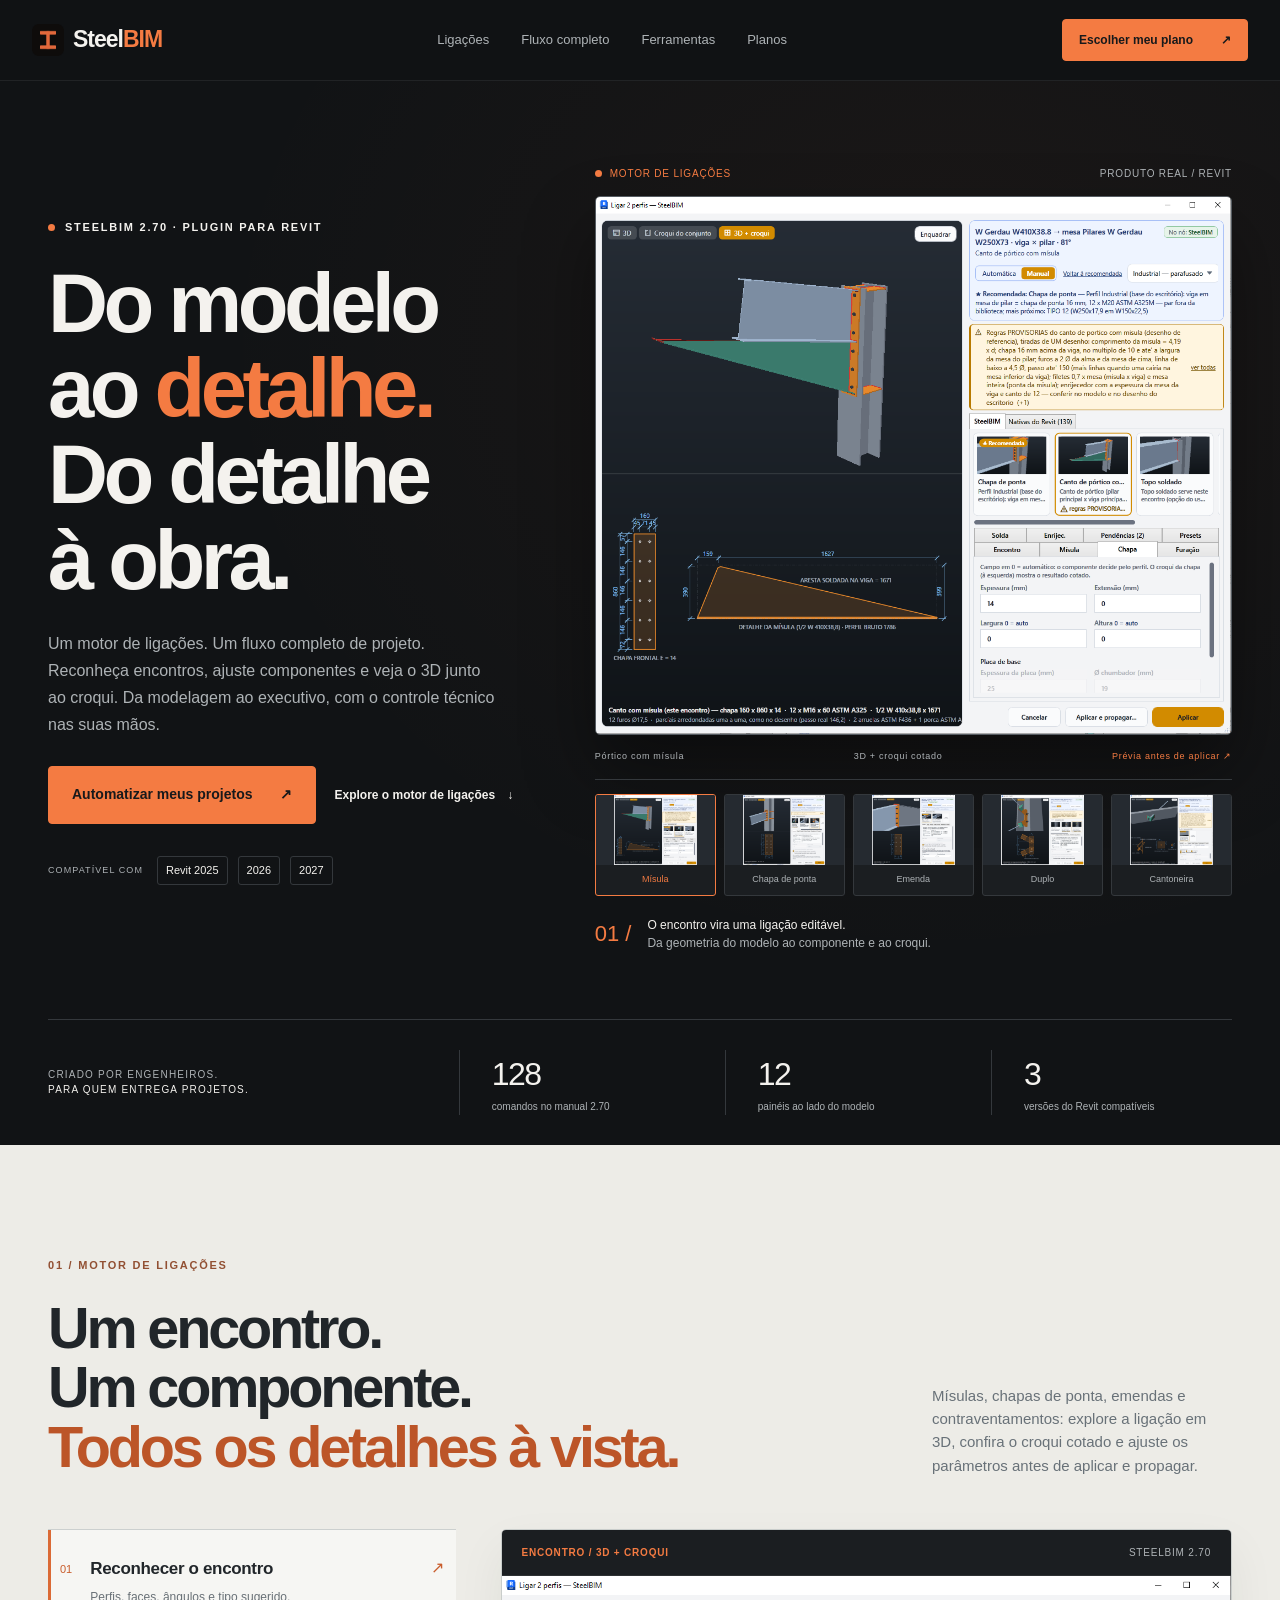
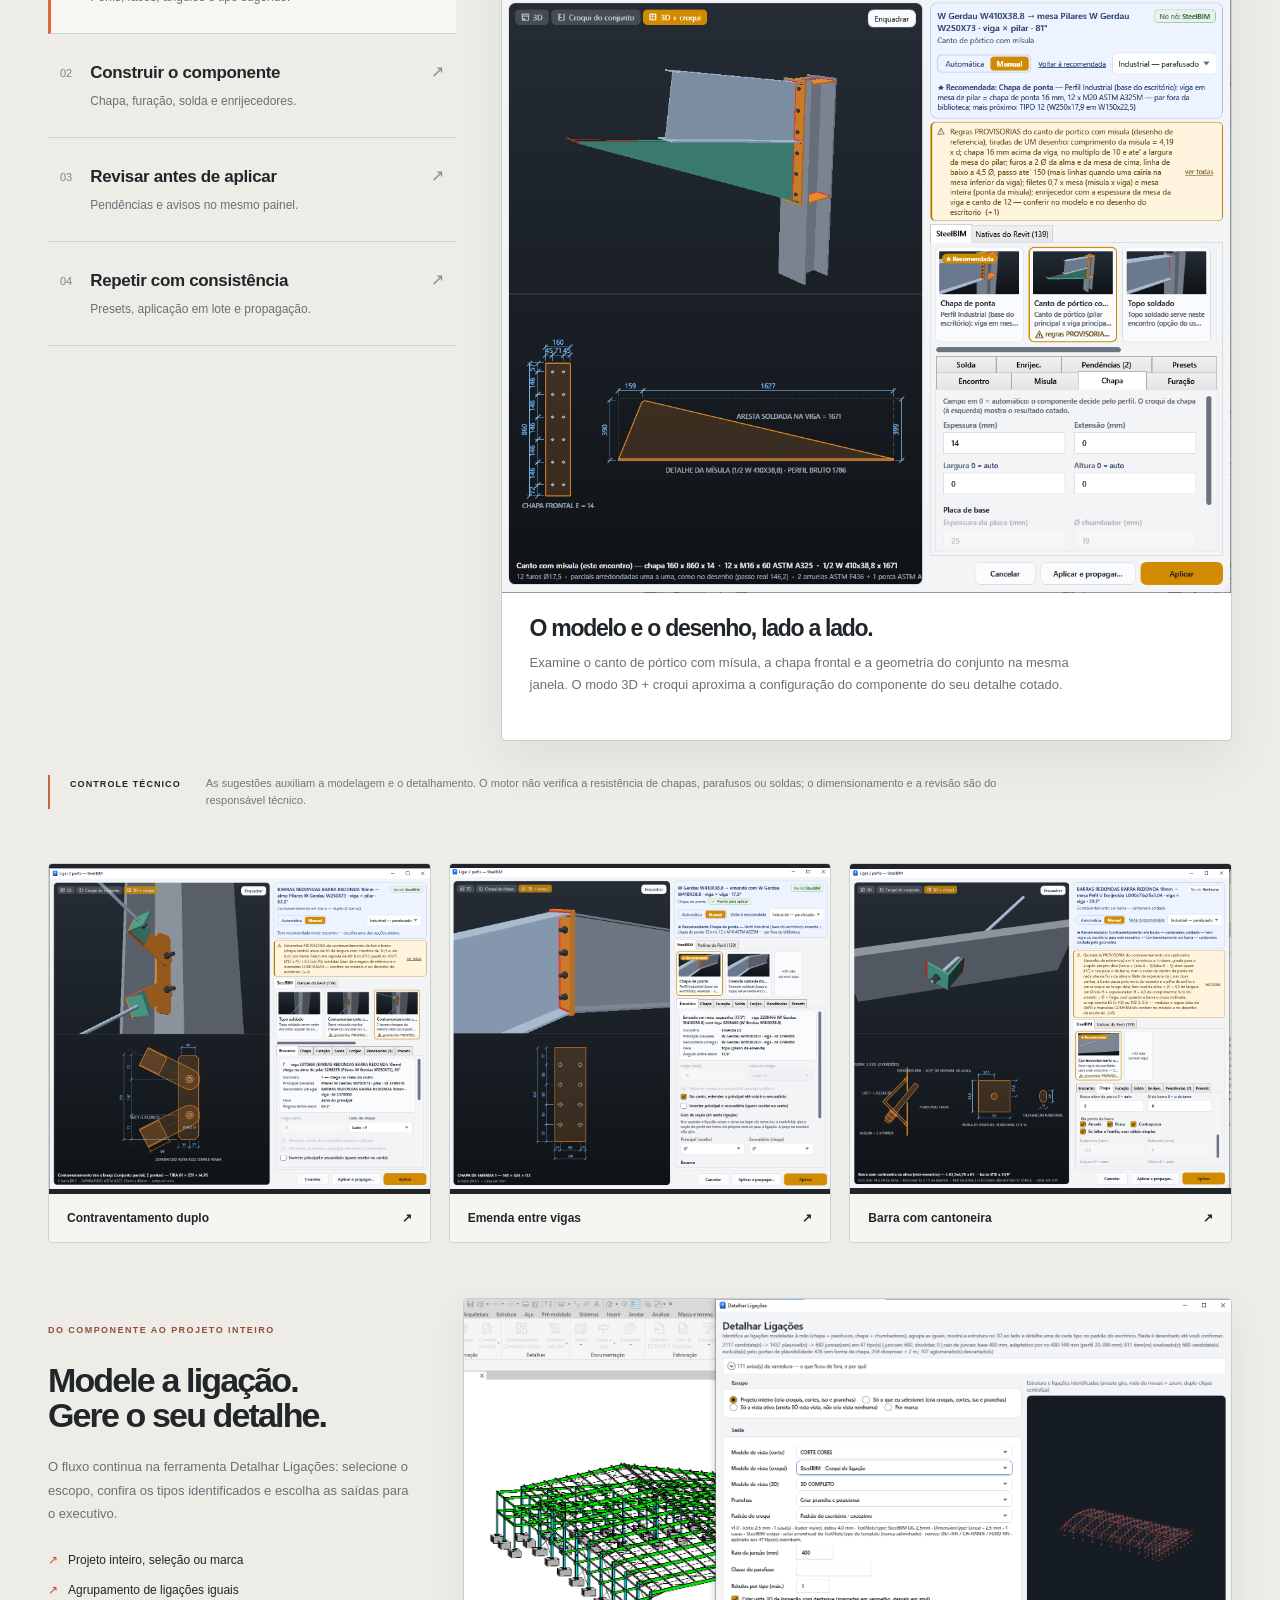
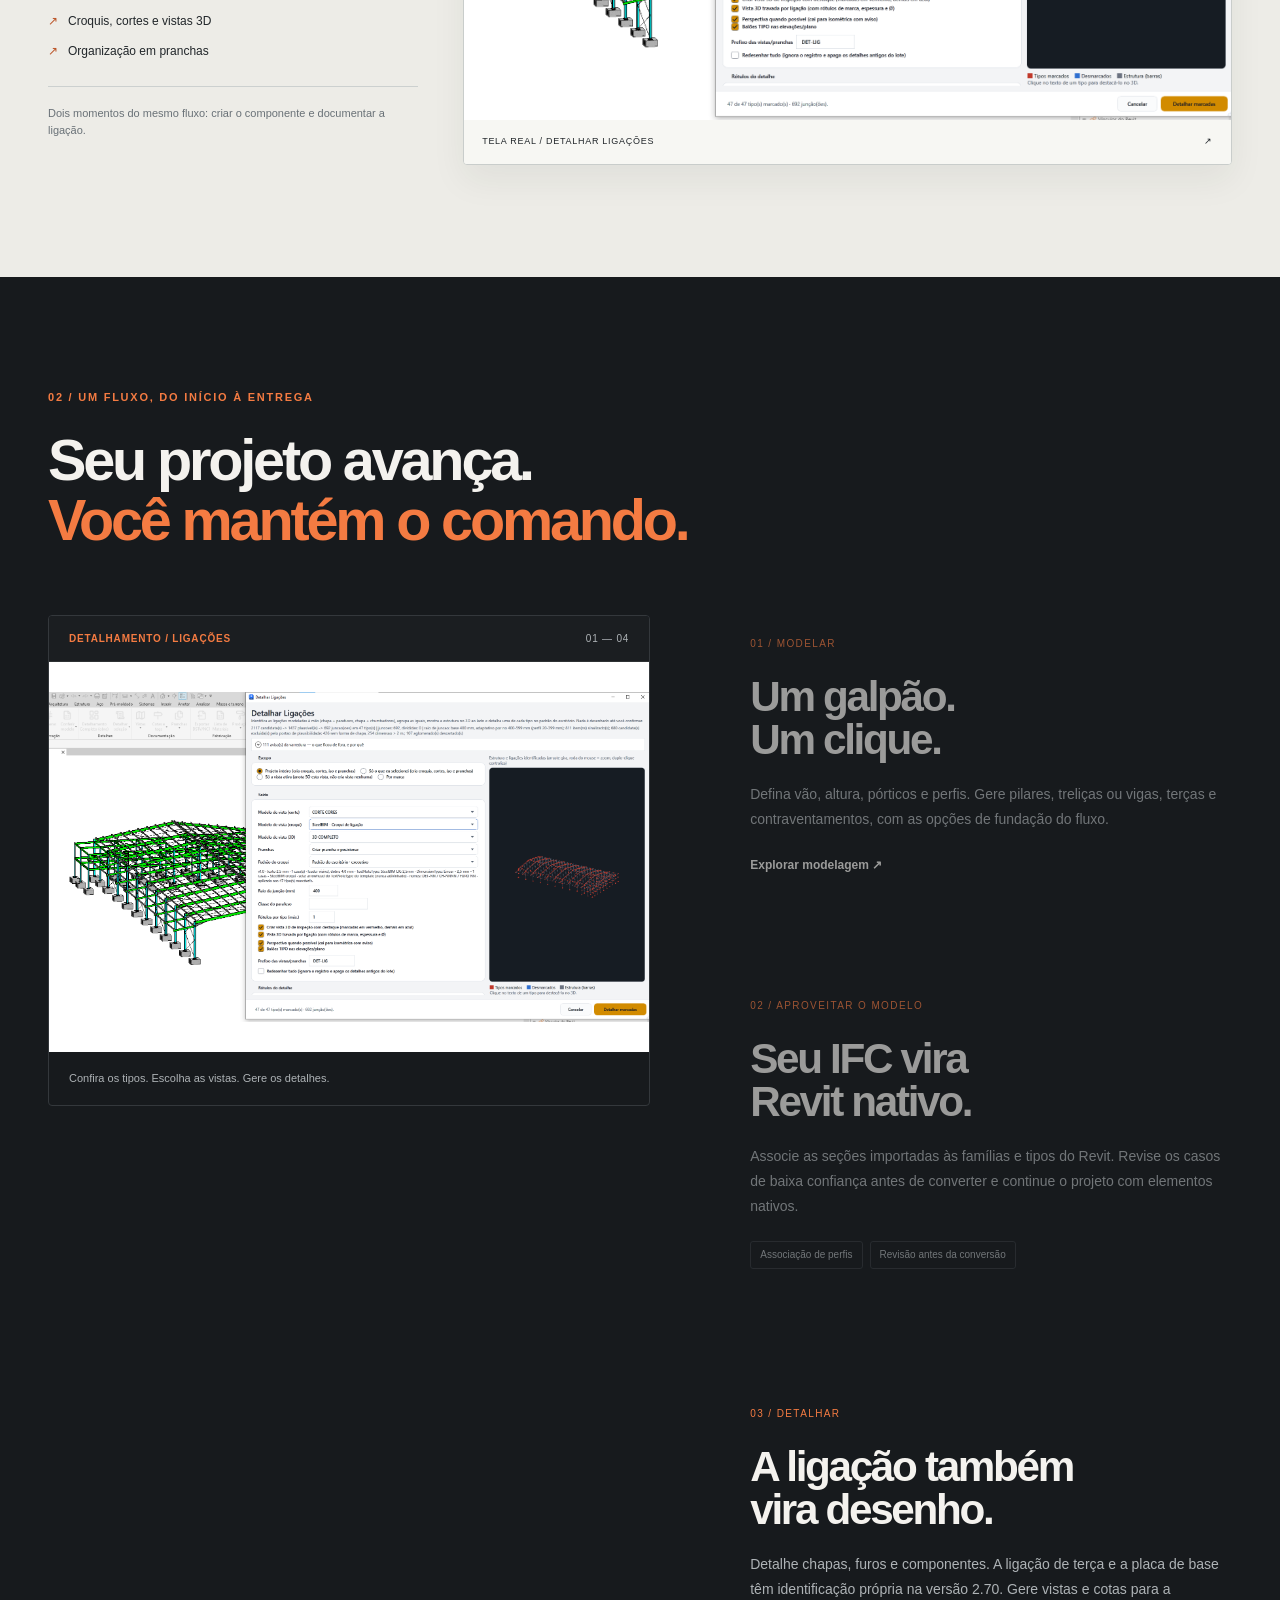
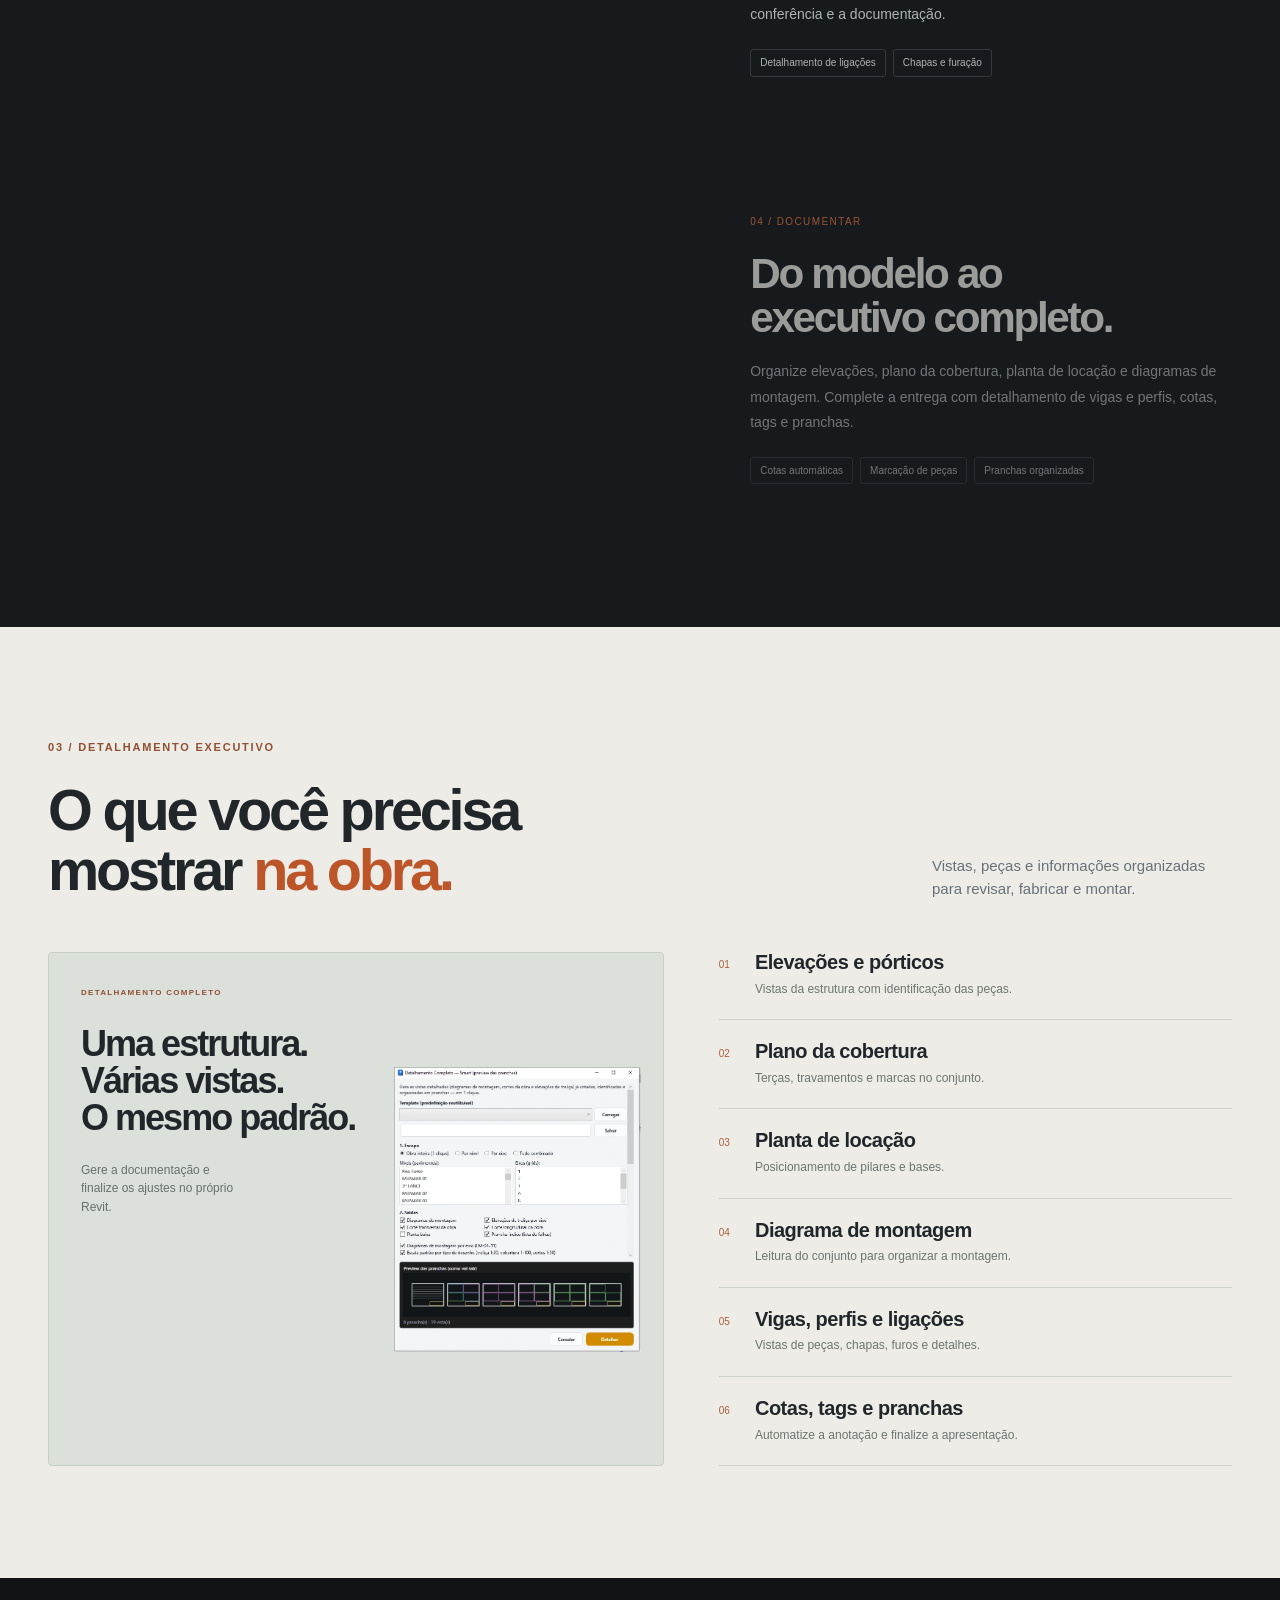
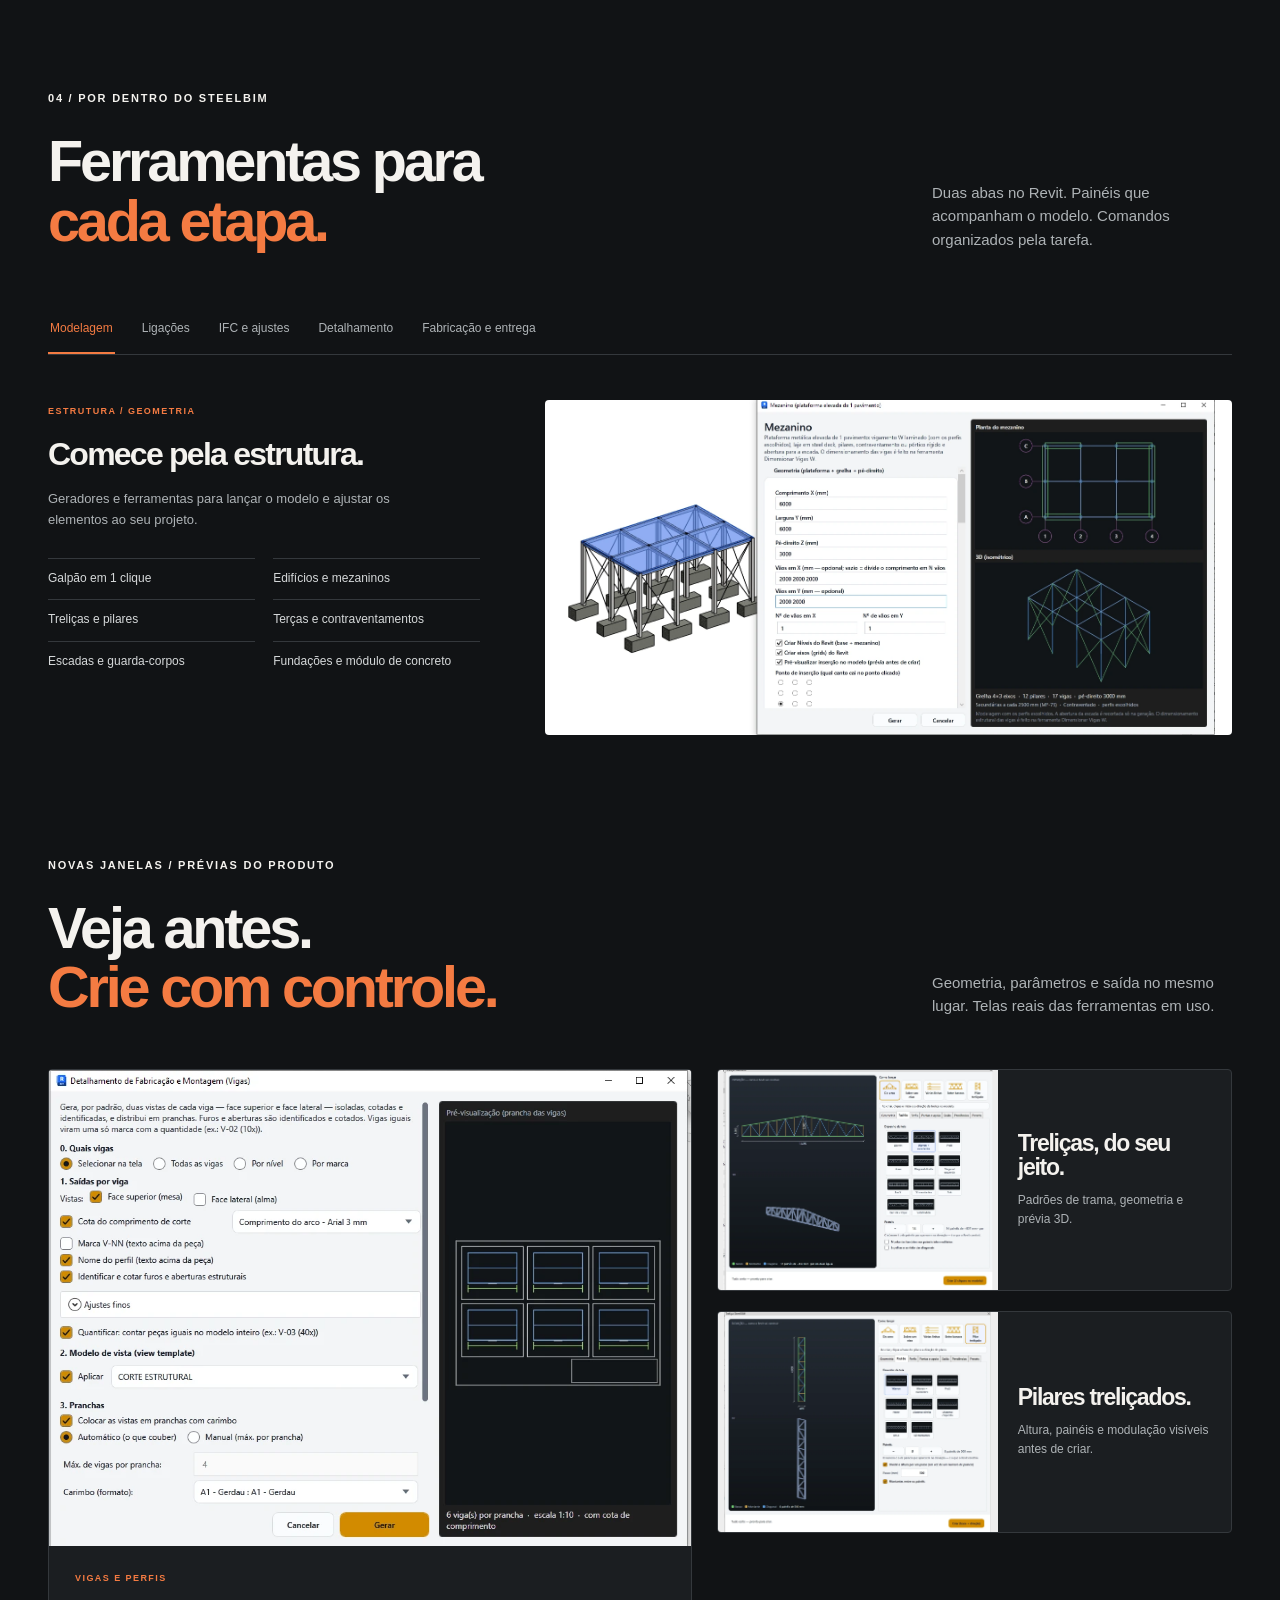
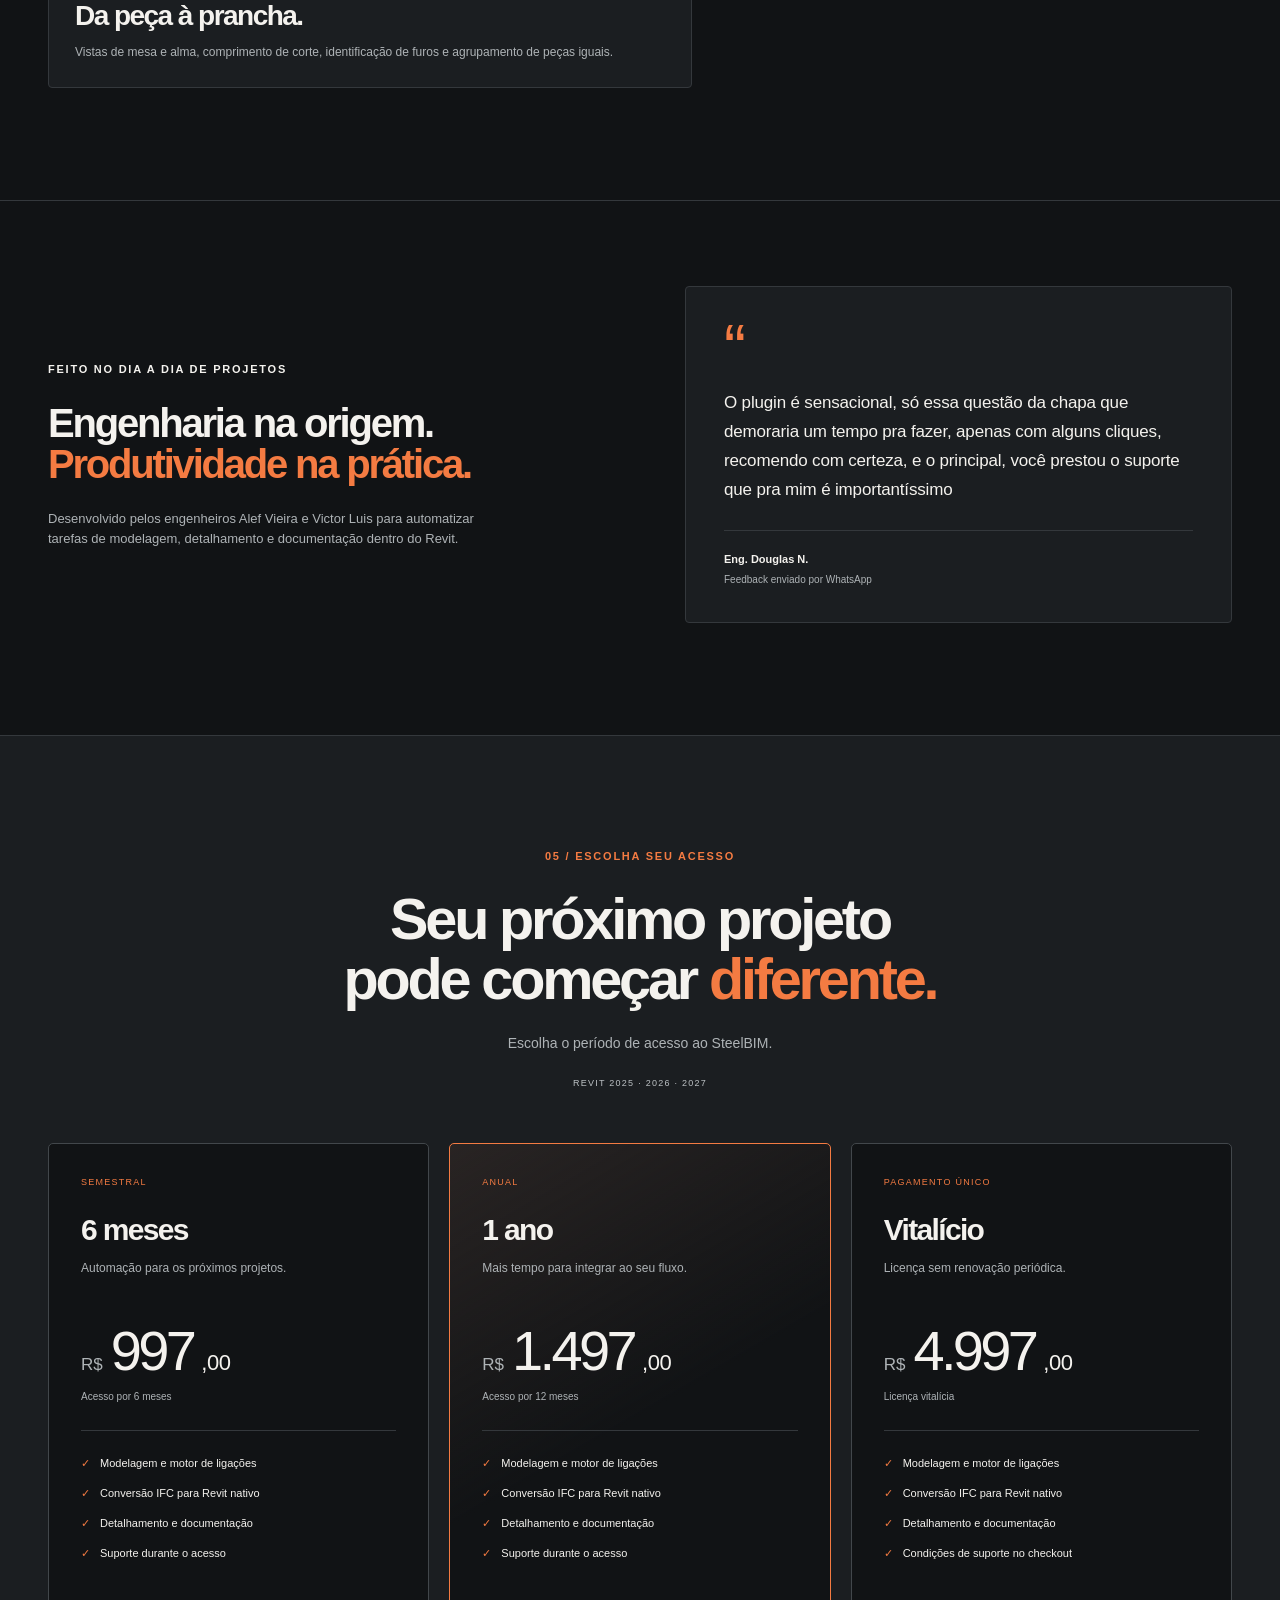
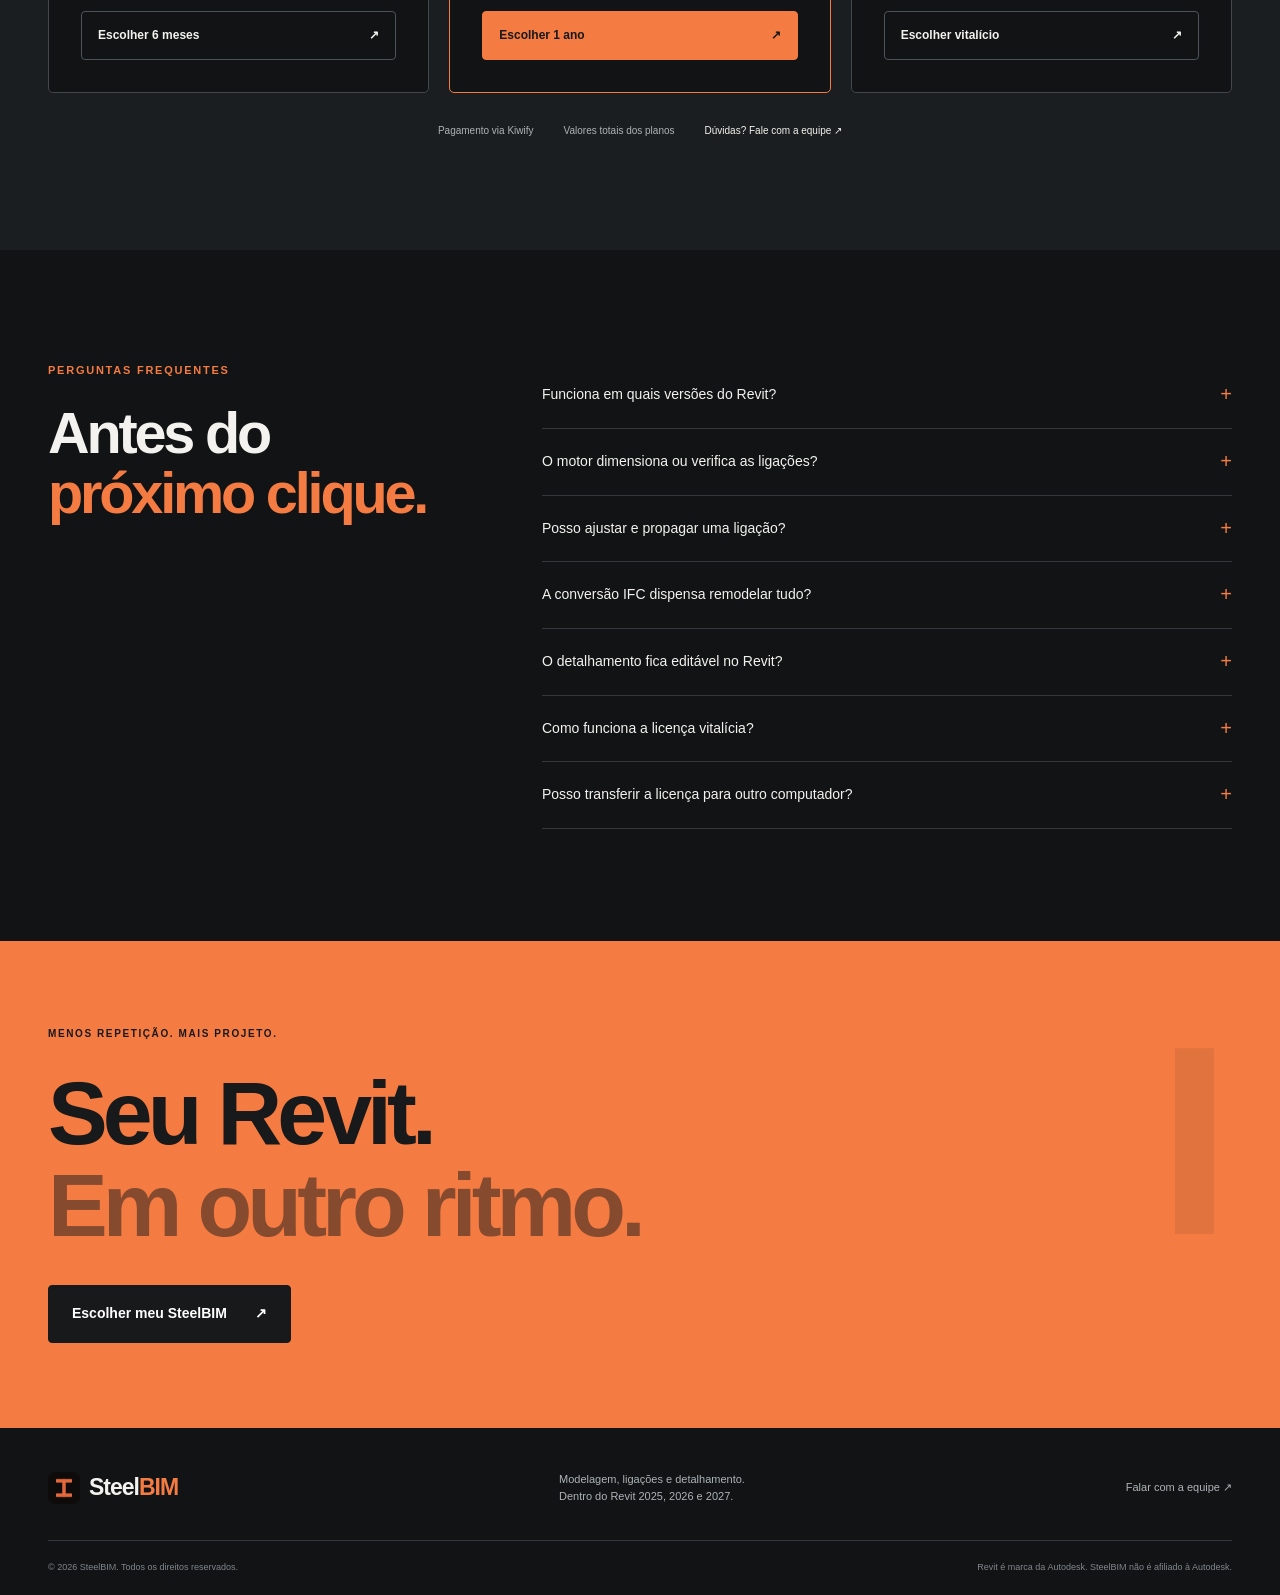
<file: steelbimFINAL/index.html>
<!doctype html>
<html lang="pt-BR">
<head>
<meta charset="utf-8"><meta name="viewport" content="width=device-width,initial-scale=1">
<title>SteelBIM | Modelagem, ligações e detalhamento no Revit</title>
<meta name="description" content="Plugin para Revit 2025, 2026 e 2027. Motor de ligações, conversão IFC, galpões em 1 clique, detalhamento de perfis, cotas e pranchas executivas.">
<meta name="theme-color" content="#111315"><link rel="canonical" href="https://steelbim.com.br/">
<meta property="og:type" content="website"><meta property="og:locale" content="pt_BR"><meta property="og:title" content="SteelBIM — Do modelo ao detalhe. Do detalhe à obra."><meta property="og:description" content="Modelagem, ligações e documentação de estruturas dentro do Revit 2025, 2026 e 2027."><meta property="og:url" content="https://steelbim.com.br/"><meta property="og:image" content="https://steelbim.com.br/og.png"><meta name="twitter:card" content="summary_large_image">
<link rel="icon" href="favicon.png"><link rel="apple-touch-icon" href="apple-touch-icon.png"><link rel="stylesheet" href="styles.css"><script src="app.js" defer></script>
</head>
<body>
<a class="skip" href="#conteudo">Pular para o conteúdo</a>
<header class="header"><div class="nav-wrap"><a class="brand" href="#topo" aria-label="SteelBIM início"><img src="favicon.png" width="32" height="32" alt=""><span>Steel<b>BIM</b></span></a><nav aria-label="Principal" id="nav"><a href="#ligacoes">Ligações</a><a href="#fluxo">Fluxo completo</a><a href="#recursos">Ferramentas</a><a href="#planos">Planos</a></nav><a class="button small" href="#planos">Escolher meu plano <span aria-hidden="true">↗</span></a><button class="menu" aria-label="Abrir menu" aria-expanded="false" aria-controls="nav">☰</button></div></header>
<main id="conteudo">
<section class="hero" id="topo"><div class="hero-grid wrap"><div class="hero-copy"><p class="eyebrow"><span class="dot"></span> STEELBIM 2.70 · PLUGIN PARA REVIT</p><h1>Do modelo<br>ao <span>detalhe.</span><br>Do detalhe<br>à obra.</h1><p class="lead">Um motor de ligações. Um fluxo completo de projeto.<br>Reconheça encontros, ajuste componentes e veja o 3D junto ao croqui. Da modelagem ao executivo, com o controle técnico nas suas mãos.</p><div class="actions"><a href="#planos" class="button">Automatizar meus projetos <span aria-hidden="true">↗</span></a><a href="#ligacoes" class="text-link">Explore o motor de ligações <span aria-hidden="true">↓</span></a></div><div class="compat"><span>COMPATÍVEL COM</span><b>Revit 2025</b><b>2026</b><b>2027</b></div></div><div class="hero-media"><div class="media-label"><span><i class="dot"></i> MOTOR DE LIGAÇÕES</span><span>PRODUTO REAL / REVIT</span></div><button id="hero-connection-zoom" class="screen zoom" data-image="assets/misula-principal.webp" data-caption="Canto de pórtico com mísula — 3D e croqui do conjunto" aria-label="Ampliar tela real do motor de ligações"><img src="assets/misula-principal.webp" id="hero-connection-image" alt="Motor de ligações SteelBIM com mísula, modelo 3D, croqui cotado e parâmetros" width="1152" height="974" fetchpriority="high"></button><div class="media-footer"><span id="hero-connection-label">Pórtico com mísula</span><span>3D + croqui cotado</span><span class="orange">Prévia antes de aplicar ↗</span></div><div class="hero-connections" role="group" aria-label="Exemplos reais do motor de ligações"><button data-connection="0" aria-pressed="true" aria-label="Mostrar canto de pórtico com mísula"><img src="assets/misula-principal.webp" alt="" loading="lazy"><span>Mísula</span></button><button data-connection="1" aria-pressed="false" aria-label="Mostrar chapa de ponta estendida"><img src="assets/ligacao-estendida.webp" alt="" loading="lazy"><span>Chapa de ponta</span></button><button data-connection="2" aria-pressed="false" aria-label="Mostrar emenda entre vigas inclinadas"><img src="assets/ligacao-emenda.webp" alt="" loading="lazy"><span>Emenda</span></button><button data-connection="3" aria-pressed="false" aria-label="Mostrar contraventamento duplo em barras"><img src="assets/ligacao-dupla.webp" alt="" loading="lazy"><span>Duplo</span></button><button data-connection="4" aria-pressed="false" aria-label="Mostrar barra redonda com cantoneira soldada"><img src="assets/ligacao-barra.webp" alt="" loading="lazy"><span>Cantoneira</span></button></div><div class="hero-note"><span class="number">01 /</span><p><strong>O encontro vira uma ligação editável.</strong><br>Da geometria do modelo ao componente e ao croqui.</p></div></div></div><div class="hero-bottom wrap"><p>CRIADO POR ENGENHEIROS.<br><strong>PARA QUEM ENTREGA PROJETOS.</strong></p><div><b>128</b><span>comandos no manual 2.70</span></div><div><b>12</b><span>painéis ao lado do modelo</span></div><div><b>3</b><span>versões do Revit compatíveis</span></div></div></section>
<section id="ligacoes" class="section engine"><div class="wrap"><div class="section-heading"><div><p class="eyebrow">01 / MOTOR DE LIGAÇÕES</p><h2>Um encontro.<br>Um componente.<br><span>Todos os detalhes à vista.</span></h2></div><p>Mísulas, chapas de ponta, emendas e contraventamentos: explore a ligação em 3D, confira o croqui cotado e ajuste os parâmetros antes de aplicar e propagar.</p></div><div class="engine-grid"><div class="engine-nav" role="tablist" aria-label="Explorar motor de ligações"><button role="tab" id="engine-tab-0" aria-controls="engine-panel" aria-selected="true" data-engine="0"><span>01</span><div><b>Reconhecer o encontro</b><p>Perfis, faces, ângulos e tipo sugerido.</p></div><i>↗</i></button><button role="tab" id="engine-tab-1" aria-controls="engine-panel" aria-selected="false" tabindex="-1" data-engine="1"><span>02</span><div><b>Construir o componente</b><p>Chapa, furação, solda e enrijecedores.</p></div><i>↗</i></button><button role="tab" id="engine-tab-2" aria-controls="engine-panel" aria-selected="false" tabindex="-1" data-engine="2"><span>03</span><div><b>Revisar antes de aplicar</b><p>Pendências e avisos no mesmo painel.</p></div><i>↗</i></button><button role="tab" id="engine-tab-3" aria-controls="engine-panel" aria-selected="false" tabindex="-1" data-engine="3"><span>04</span><div><b>Repetir com consistência</b><p>Presets, aplicação em lote e propagação.</p></div><i>↗</i></button></div><div class="engine-display" id="engine-panel" role="tabpanel" aria-labelledby="engine-tab-0" tabindex="0"><div class="display-top"><span id="engine-tag">ENCONTRO / 3D + CROQUI</span><span>STEELBIM 2.70</span></div><button class="zoom engine-image" data-image="assets/misula-principal.webp" data-caption="Reconhecimento do encontro" aria-label="Ampliar demonstração do motor de ligações"><img id="engine-image" src="assets/misula-principal.webp" width="1152" height="974" alt="Motor de ligações com mísula, prévia 3D e croqui cotado" loading="lazy"></button><div class="display-copy" aria-live="polite"><h3 id="engine-title">O modelo e o desenho, lado a lado.</h3><p id="engine-description">Examine o canto de pórtico com mísula, a chapa frontal e a geometria do conjunto na mesma janela. O modo 3D + croqui aproxima a configuração do componente do seu detalhe cotado.</p></div></div></div><div class="technical-note"><span>CONTROLE TÉCNICO</span><p>As sugestões auxiliam a modelagem e o detalhamento. O motor não verifica a resistência de chapas, parafusos ou soldas; o dimensionamento e a revisão são do responsável técnico.</p></div><div class="connection-gallery new-connection-gallery"><button class="zoom connection-card" data-image="assets/ligacao-dupla.webp" data-caption="Contraventamento duplo em barras — 3D e croqui cotado" aria-label="Ampliar contraventamento duplo"><img src="assets/ligacao-dupla.webp" alt="Contraventamento duplo em barras — 3D e croqui cotado" loading="lazy"><span>Contraventamento duplo <i>↗</i></span></button><button class="zoom connection-card" data-image="assets/ligacao-emenda.webp" data-caption="Emenda de vigas inclinadas — chapa de ponta e croqui cotado" aria-label="Ampliar emenda entre vigas"><img src="assets/ligacao-emenda.webp" alt="Emenda de vigas inclinadas — chapa de ponta e croqui cotado" loading="lazy"><span>Emenda entre vigas <i>↗</i></span></button><button class="zoom connection-card" data-image="assets/ligacao-barra.webp" data-caption="Barra redonda com cantoneira soldada — modelo 3D e croqui" aria-label="Ampliar barra com cantoneira"><img src="assets/ligacao-barra.webp" alt="Barra redonda com cantoneira soldada — modelo 3D e croqui" loading="lazy"><span>Barra com cantoneira <i>↗</i></span></button></div><div class="connection-detail"><div class="connection-detail-copy"><p class="eyebrow">DO COMPONENTE AO PROJETO INTEIRO</p><h3>Modele a ligação.<br>Gere o seu detalhe.</h3><p>O fluxo continua na ferramenta Detalhar Ligações: selecione o escopo, confira os tipos identificados e escolha as saídas para o executivo.</p><ul><li>Projeto inteiro, seleção ou marca</li><li>Agrupamento de ligações iguais</li><li>Croquis, cortes e vistas 3D</li><li>Organização em pranchas</li></ul><span class="detail-callout">Dois momentos do mesmo fluxo: criar o componente e documentar a ligação.</span></div><button class="zoom connection-detail-image" data-image="assets/detalhar-ligacoes.webp" data-caption="Detalhar Ligações — escopo, tipos identificados, vistas e pranchas" aria-label="Ampliar tela de detalhamento de ligações"><img src="assets/detalhar-ligacoes.webp" alt="Detalhar Ligações no Revit, com estrutura, ligações identificadas e opções de vistas e pranchas" width="1834" height="1007" loading="lazy"><span>TELA REAL / DETALHAR LIGAÇÕES <i>↗</i></span></button></div></div></section>
<section class="section workflow" id="fluxo"><div class="wrap"><p class="eyebrow">02 / UM FLUXO, DO INÍCIO À ENTREGA</p><h2>Seu projeto avança.<br><span>Você mantém o comando.</span></h2><div class="workflow-grid"><div class="sticky-image"><div class="display-top"><span id="flow-tag">MODELAGEM / GALPÃO</span><span>01 — 04</span></div><button class="zoom" id="flow-zoom" data-image="assets/galpao.webp" data-caption="Galpão em 1 clique" aria-label="Ampliar tela do fluxo de projeto"><img id="flow-image" src="assets/galpao.webp" width="853" height="938" alt="Gerador de galpão do SteelBIM com prévia da estrutura" loading="lazy"></button><p class="screen-caption" id="flow-caption">Defina os parâmetros. Confira a prévia. Gere a estrutura.</p></div><div class="flow-steps"><article class="flow-step active" data-flow="0"><span class="step">01 / MODELAR</span><h3>Um galpão.<br>Um clique.</h3><p>Defina vão, altura, pórticos e perfis. Gere pilares, treliças ou vigas, terças e contraventamentos, com as opções de fundação do fluxo.</p><a href="#recursos" class="text-link">Explorar modelagem ↗</a></article><article class="flow-step" data-flow="1"><span class="step">02 / APROVEITAR O MODELO</span><h3>Seu IFC vira<br>Revit nativo.</h3><p>Associe as seções importadas às famílias e tipos do Revit. Revise os casos de baixa confiança antes de converter e continue o projeto com elementos nativos.</p><ul class="inline-list"><li>Associação de perfis</li><li>Revisão antes da conversão</li></ul></article><article class="flow-step" data-flow="2"><span class="step">03 / DETALHAR</span><h3>A ligação também<br>vira desenho.</h3><p>Detalhe chapas, furos e componentes. A ligação de terça e a placa de base têm identificação própria na versão 2.70. Gere vistas e cotas para a conferência e a documentação.</p><ul class="inline-list"><li>Detalhamento de ligações</li><li>Chapas e furação</li></ul></article><article class="flow-step" data-flow="3"><span class="step">04 / DOCUMENTAR</span><h3>Do modelo ao<br>executivo completo.</h3><p>Organize elevações, plano da cobertura, planta de locação e diagramas de montagem. Complete a entrega com detalhamento de vigas e perfis, cotas, tags e pranchas.</p><ul class="inline-list"><li>Cotas automáticas</li><li>Marcação de peças</li><li>Pranchas organizadas</li></ul></article></div></div></div></section>
<section class="section deliverables"><div class="wrap"><div class="section-heading"><div><p class="eyebrow">03 / DETALHAMENTO EXECUTIVO</p><h2>O que você precisa<br>mostrar <span>na obra.</span></h2></div><p>Vistas, peças e informações organizadas para revisar, fabricar e montar.</p></div><div class="drawing-grid"><article class="drawing-feature"><div class="drawing-copy"><span class="eyebrow">DETALHAMENTO COMPLETO</span><h3>Uma estrutura.<br>Várias vistas.<br>O mesmo padrão.</h3><p>Gere a documentação e finalize os ajustes no próprio Revit.</p></div><button class="zoom" data-image="assets/pranchas.webp" data-caption="Detalhamento completo — organização de vistas e pranchas" aria-label="Ampliar tela de detalhamento completo"><img src="assets/pranchas.webp" width="671" height="775" alt="Janela do detalhamento completo com organização de pranchas" loading="lazy"></button></article><div class="drawing-list"><article><span>01</span><div><h3>Elevações e pórticos</h3><p>Vistas da estrutura com identificação das peças.</p></div></article><article><span>02</span><div><h3>Plano da cobertura</h3><p>Terças, travamentos e marcas no conjunto.</p></div></article><article><span>03</span><div><h3>Planta de locação</h3><p>Posicionamento de pilares e bases.</p></div></article><article><span>04</span><div><h3>Diagrama de montagem</h3><p>Leitura do conjunto para organizar a montagem.</p></div></article><article><span>05</span><div><h3>Vigas, perfis e ligações</h3><p>Vistas de peças, chapas, furos e detalhes.</p></div></article><article><span>06</span><div><h3>Cotas, tags e pranchas</h3><p>Automatize a anotação e finalize a apresentação.</p></div></article></div></div></div></section>
<section class="section resources" id="recursos"><div class="wrap"><div class="section-heading"><div><p class="eyebrow">04 / POR DENTRO DO STEELBIM</p><h2>Ferramentas para<br><span>cada etapa.</span></h2></div><p>Duas abas no Revit. Painéis que acompanham o modelo. Comandos organizados pela tarefa.</p></div><div class="resource-tabs" role="tablist" aria-label="Categorias de ferramentas"><button role="tab" id="resource-tab-0" aria-controls="resource-panel" aria-selected="true" data-resource="0">Modelagem</button><button role="tab" id="resource-tab-1" aria-controls="resource-panel" aria-selected="false" tabindex="-1" data-resource="1">Ligações</button><button role="tab" id="resource-tab-2" aria-controls="resource-panel" aria-selected="false" tabindex="-1" data-resource="2">IFC e ajustes</button><button role="tab" id="resource-tab-3" aria-controls="resource-panel" aria-selected="false" tabindex="-1" data-resource="3">Detalhamento</button><button role="tab" id="resource-tab-4" aria-controls="resource-panel" aria-selected="false" tabindex="-1" data-resource="4">Fabricação e entrega</button></div><div class="resource-panel" id="resource-panel" role="tabpanel" aria-labelledby="resource-tab-0" tabindex="0"><div><p class="eyebrow" id="resource-tag">ESTRUTURA / GEOMETRIA</p><h3 id="resource-title">Comece pela estrutura.</h3><p id="resource-description">Geradores e ferramentas para lançar o modelo e ajustar os elementos ao seu projeto.</p><ul id="resource-list"><li>Galpão em 1 clique</li><li>Edifícios e mezaninos</li><li>Treliças e pilares</li><li>Terças e contraventamentos</li><li>Escadas e guarda-corpos</li><li>Fundações e módulo de concreto</li></ul></div><button class="zoom" id="resource-zoom" data-image="assets/mezanino.webp" data-caption="Modelagem de mezanino" aria-label="Ampliar tela da categoria selecionada"><img id="resource-image" src="assets/mezanino.webp" width="1463" height="750" alt="Janela de modelagem de mezanino no SteelBIM" loading="lazy"></button></div></div></section>
<section class="section product-gallery"><div class="wrap"><div class="section-heading"><div><p class="eyebrow">NOVAS JANELAS / PRÉVIAS DO PRODUTO</p><h2>Veja antes.<br><span>Crie com controle.</span></h2></div><p>Geometria, parâmetros e saída no mesmo lugar. Telas reais das ferramentas em uso.</p></div><div class="product-grid"><article class="product-main"><button class="zoom" data-image="assets/vigas.webp" data-caption="Detalhamento de fabricação e montagem de vigas" aria-label="Ampliar detalhamento de vigas"><img src="assets/vigas.webp" alt="Detalhamento de vigas com seleção de vistas, cotas de corte, furos e organização em pranchas" width="933" height="725" loading="lazy"></button><div><p class="eyebrow">VIGAS E PERFIS</p><h3>Da peça à prancha.</h3><p>Vistas de mesa e alma, comprimento de corte, identificação de furos e agrupamento de peças iguais.</p></div></article><div class="product-side"><article><button class="zoom" data-image="assets/trelica-nova.webp" data-caption="Treliça SteelBIM — padrões, elevação e prévia 3D" aria-label="Ampliar modelagem de treliça"><img src="assets/trelica-nova.webp" alt="Nova janela de treliças com padrões Warren, Pratt e Howe, elevação e prévia 3D" width="1110" height="906" loading="lazy"></button><div><h3>Treliças, do seu jeito.</h3><p>Padrões de trama, geometria e prévia 3D.</p></div></article><article><button class="zoom" data-image="assets/pilar-trelicado.webp" data-caption="Pilar treliçado — modulação e prévia" aria-label="Ampliar modelagem de pilar treliçado"><img src="assets/pilar-trelicado.webp" alt="Nova janela de pilar treliçado com altura, passo e prévia tridimensional" width="1104" height="910" loading="lazy"></button><div><h3>Pilares treliçados.</h3><p>Altura, painéis e modulação visíveis antes de criar.</p></div></article></div></div></div></section><section class="section proof"><div class="wrap proof-grid"><div><p class="eyebrow">FEITO NO DIA A DIA DE PROJETOS</p><h2>Engenharia na origem.<br><span>Produtividade na prática.</span></h2><p>Desenvolvido pelos engenheiros Alef Vieira e Victor Luis para automatizar tarefas de modelagem, detalhamento e documentação dentro do Revit.</p></div><figure class="quote"><span class="quote-mark">“</span><blockquote>O plugin é sensacional, só essa questão da chapa que demoraria um tempo pra fazer, apenas com alguns cliques, recomendo com certeza, e o principal, você prestou o suporte que pra mim é importantíssimo</blockquote><figcaption><strong>Eng. Douglas N.</strong><span>Feedback enviado por WhatsApp</span></figcaption></figure></div></section>
<section class="section pricing" id="planos"><div class="wrap"><div class="pricing-heading"><p class="eyebrow">05 / ESCOLHA SEU ACESSO</p><h2>Seu próximo projeto<br>pode começar <span>diferente.</span></h2><p>Escolha o período de acesso ao SteelBIM.</p><div class="plan-compat">REVIT 2025 · 2026 · 2027</div></div><div class="plans"><article class="plan"><span class="plan-label">SEMESTRAL</span><h3>6 meses</h3><p class="plan-intro">Automação para os próximos projetos.</p><div class="price"><span>R$</span>997<small>,00</small></div><p class="price-note">Acesso por 6 meses</p><ul><li>Modelagem e motor de ligações</li><li>Conversão IFC para Revit nativo</li><li>Detalhamento e documentação</li><li>Suporte durante o acesso</li></ul><a class="button secondary checkout" data-plan="6 meses" data-price="997" href="https://pay.kiwify.com.br/Hk04mOb" target="_blank" rel="noopener noreferrer">Escolher 6 meses <span>↗</span></a></article><article class="plan featured"><span class="plan-label">ANUAL</span><h3>1 ano</h3><p class="plan-intro">Mais tempo para integrar ao seu fluxo.</p><div class="price"><span>R$</span>1.497<small>,00</small></div><p class="price-note">Acesso por 12 meses</p><ul><li>Modelagem e motor de ligações</li><li>Conversão IFC para Revit nativo</li><li>Detalhamento e documentação</li><li>Suporte durante o acesso</li></ul><a class="button checkout" data-plan="1 ano" data-price="1497" href="https://pay.kiwify.com.br/MlBxoRB" target="_blank" rel="noopener noreferrer">Escolher 1 ano <span>↗</span></a></article><article class="plan lifetime"><span class="plan-label">PAGAMENTO ÚNICO</span><h3>Vitalício</h3><p class="plan-intro">Licença sem renovação periódica.</p><div class="price"><span>R$</span>4.997<small>,00</small></div><p class="price-note">Licença vitalícia</p><ul><li>Modelagem e motor de ligações</li><li>Conversão IFC para Revit nativo</li><li>Detalhamento e documentação</li><li>Condições de suporte no checkout</li></ul><a class="button secondary checkout" data-plan="Vitalício" data-price="4997" href="https://pay.kiwify.com.br/gAgmjlI" target="_blank" rel="noopener noreferrer">Escolher vitalício <span>↗</span></a></article></div><div class="purchase-note"><span>Pagamento via Kiwify</span><span>Valores totais dos planos</span><a href="https://wa.me/5596981419460" target="_blank" rel="noopener noreferrer">Dúvidas? Fale com a equipe ↗</a></div></div></section>
<section class="section faq" id="faq"><div class="wrap faq-grid"><div><p class="eyebrow">PERGUNTAS FREQUENTES</p><h2>Antes do<br><span>próximo clique.</span></h2></div><div><details><summary>Funciona em quais versões do Revit?<span>+</span></summary><p>O SteelBIM funciona no Autodesk Revit 2025, 2026 e 2027. Utilize o instalador correspondente à versão do seu Revit.</p></details><details><summary>O motor dimensiona ou verifica as ligações?<span>+</span></summary><p>Não. Ele auxilia a representação geométrica e o detalhamento, com sugestões conforme o encontro e os padrões configurados. A verificação de resistência e a decisão técnica são do engenheiro responsável.</p></details><details><summary>Posso ajustar e propagar uma ligação?<span>+</span></summary><p>Sim. Você pode ajustar os parâmetros, salvar padrões e aplicar às ligações iguais. Também há comandos para ligar um perfil a vários secundários e para aplicar grupos de ligações na obra.</p></details><details><summary>A conversão IFC dispensa remodelar tudo?<span>+</span></summary><p>A ferramenta associa perfis do IFC às famílias e tipos nativos do Revit. A qualidade do resultado depende da geometria e das informações do arquivo. Revise as associações e os casos sinalizados antes da conversão.</p></details><details><summary>O detalhamento fica editável no Revit?<span>+</span></summary><p>O fluxo gera vistas, anotações e pranchas no Revit para você conferir e finalizar. A revisão do executivo continua necessária antes da emissão para fabricação ou obra.</p></details><details><summary>Como funciona a licença vitalícia?<span>+</span></summary><p>O plano vitalício tem pagamento único, sem renovação periódica da licença. Consulte no checkout ou com a equipe as condições de suporte e atualizações incluídas.</p></details><details><summary>Posso transferir a licença para outro computador?<span>+</span></summary><p>A licença é vinculada à máquina e ao usuário do Windows. Em caso de troca de computador, formatação ou mudança de usuário, fale com o suporte para orientar a reativação.</p></details></div></div></section>
<section class="closing"><div class="wrap"><p class="eyebrow">MENOS REPETIÇÃO. MAIS PROJETO.</p><h2>Seu Revit.<br><span>Em outro ritmo.</span></h2><a class="button" href="#planos">Escolher meu SteelBIM <span>↗</span></a></div></section>
</main><footer><div class="wrap footer-top"><a class="brand" href="#topo"><img src="favicon.png" alt="" width="32" height="32"><span>Steel<b>BIM</b></span></a><p>Modelagem, ligações e detalhamento.<br>Dentro do Revit 2025, 2026 e 2027.</p><a href="https://wa.me/5596981419460" target="_blank" rel="noopener noreferrer">Falar com a equipe ↗</a></div><div class="wrap footer-bottom"><span>© 2026 SteelBIM. Todos os direitos reservados.</span><span>Revit é marca da Autodesk. SteelBIM não é afiliado à Autodesk.</span></div></footer>
<dialog id="lightbox" aria-label="Tela ampliada do SteelBIM"><button class="close-lightbox" aria-label="Fechar imagem">Fechar ×</button><img id="lightbox-image" alt=""><p id="lightbox-caption"></p></dialog>
</body></html>
</file>
<file: styles.css>
:root{--bg:#111315;--surface:#1b1e21;--line:#34383c;--text:#f4f2ee;--muted:#aeb3b6;--orange:#f47b42;--paper:#edece7;--ink:#21262a;--max:1240px}*{box-sizing:border-box}html{scroll-behavior:smooth;scroll-padding-top:100px}body{margin:0;background:var(--bg);color:var(--text);font-family:Arial,Helvetica,sans-serif;line-height:1.55}button,a{-webkit-tap-highlight-color:transparent}a{color:inherit;text-decoration:none}button{font:inherit;color:inherit;cursor:pointer}button:focus-visible,a:focus-visible,summary:focus-visible,[tabindex]:focus-visible{outline:3px solid var(--orange);outline-offset:5px}img{display:block;max-width:100%;height:auto}h1,h2,h3,p,figure{margin:0}h1,h2,h3{line-height:1.03;letter-spacing:-.055em}h1{font-size:clamp(64px,6.5vw,96px);font-weight:700}h2{font-size:clamp(38px,4.5vw,64px);font-weight:600}h3{font-size:28px;font-weight:600}h1 span,h2 span{color:var(--orange)}.wrap{width:min(var(--max),calc(100% - 96px));margin:auto}.section{padding:112px 0}.eyebrow{font-size:11px;font-weight:700;letter-spacing:.16em;margin-bottom:25px;display:flex;align-items:center;gap:10px}.dot{display:inline-block;width:7px;height:7px;border-radius:50%;background:var(--orange)}.header{position:sticky;top:0;z-index:20;background:rgba(17,19,21,.96);border-bottom:1px solid #ffffff12;backdrop-filter:blur(16px)}.nav-wrap{width:min(1360px,calc(100% - 64px));margin:auto;height:80px;display:flex;align-items:center;justify-content:space-between;gap:30px}.brand{display:flex;align-items:center;gap:9px;font-size:23px;letter-spacing:-1px;font-weight:700}.brand b{color:var(--orange)}nav{display:flex;gap:32px;font-size:13px;color:var(--muted)}nav a:hover,.text-link:hover{color:var(--orange)}.button{background:var(--orange);color:#17191b;display:inline-flex;justify-content:space-between;align-items:center;gap:28px;padding:17px 23px;border:1px solid var(--orange);border-radius:4px;font-size:14px;font-weight:700;transition:background .2s,transform .2s}.button:hover{background:#ffa073;transform:translateY(-2px)}.button.small{padding:11px 16px;font-size:12px}.button.secondary{background:transparent;color:var(--text);border-color:#4d5358}.button.secondary:hover{background:#ffffff0d;border-color:var(--orange)}.menu{display:none;border:1px solid var(--line);background:transparent;border-radius:3px;font-size:20px}.skip{position:fixed;top:-100px;z-index:99;background:var(--orange);color:#111;padding:12px}.skip:focus{top:0}.hero{padding:70px 0 0;background:radial-gradient(ellipse at 74% 25%,#f47b420c,transparent 55%)}.hero-grid{display:grid;grid-template-columns:.9fr 1.15fr;gap:48px;align-items:center}.hero-copy .lead{max-width:450px;color:var(--muted);font-size:16px;margin-top:26px;line-height:1.7}.actions{display:flex;flex-wrap:wrap;gap:18px;align-items:center;margin-top:28px}.text-link{font-size:12px;font-weight:600;display:inline-flex;gap:12px;align-items:center}.compat{margin-top:32px;display:flex;align-items:center;gap:10px;font-size:11px}.compat>span{font-size:9px;letter-spacing:.12em;color:var(--muted);margin-right:4px}.compat b{font-weight:500;padding:5px 8px;border:1px solid var(--line);border-radius:3px}.hero-media{min-width:0;position:relative}.media-label,.media-footer,.display-top{display:flex;justify-content:space-between;gap:12px;font:10px/1.5 Arial;letter-spacing:.08em;color:var(--muted);padding:15px 0}.media-label>span:first-child{color:var(--orange);display:flex;align-items:center;gap:8px}.screen{border-radius:5px;overflow:hidden;border:1px solid #555b61;box-shadow:0 35px 70px #0006}.zoom{padding:0;border:0;background:transparent;display:block;width:100%;text-align:left;cursor:zoom-in}.screen.zoom{border:1px solid #555b61}.media-footer{font-size:9px;border-bottom:1px solid var(--line)}.orange{color:var(--orange)}.hero-note{display:flex;gap:16px;align-items:center;margin-top:20px}.hero-note p{font-size:12px;color:var(--muted)}.hero-note strong{color:var(--text);font-weight:500}.number{color:var(--orange);font-size:22px;font-weight:400}.hero-bottom{display:grid;grid-template-columns:1.6fr 1fr 1fr 1fr;gap:25px;border-top:1px solid var(--line);margin-top:66px;padding:30px 0}.hero-bottom>p{font-size:10px;letter-spacing:.12em;color:var(--muted);align-self:center}.hero-bottom strong{font-weight:500;color:var(--text)}.hero-bottom>div{border-left:1px solid var(--line);padding-left:32px;display:flex;flex-direction:column}.hero-bottom b{font-size:32px;letter-spacing:-.05em;font-weight:500}.hero-bottom span{font-size:10px;color:var(--muted)}.engine{background:var(--paper);color:var(--ink)}.engine .eyebrow,.deliverables .eyebrow{color:#925033}.section-heading{display:flex;justify-content:space-between;gap:50px;align-items:flex-end;margin-bottom:52px}.section-heading>p{font-size:15px;max-width:300px;color:#687178}.engine h2 span,.deliverables h2 span{color:#bc5528}.engine-grid{display:grid;grid-template-columns:.78fr 1.4fr;gap:45px;align-items:start}.engine-nav{display:flex;flex-direction:column;border-top:1px solid #ccd0cf}.engine-nav button{display:flex;gap:18px;align-items:start;width:100%;text-align:left;border:0;border-bottom:1px solid #ccd0cf;background:transparent;padding:26px 12px;transition:background .2s}.engine-nav button>span{font-size:11px;color:#7e8588;padding-top:5px}.engine-nav button b{font-size:17px;font-weight:600;letter-spacing:-.02em}.engine-nav button p{font-size:12px;color:#697177;margin-top:6px;max-width:230px}.engine-nav button i{font-style:normal;margin-left:auto;color:#858b8d}.engine-nav button[aria-selected=true]{background:#fff8;border-left:3px solid #db6a35;padding-left:9px}.engine-nav button[aria-selected=true]>span,.engine-nav button[aria-selected=true] i{color:#c95d2c}.engine-display{border-radius:5px;overflow:hidden;background:#fff;border:1px solid #c9cdcb;box-shadow:0 20px 48px #1b292510}.display-top{padding:15px 20px;border-bottom:1px solid #ffffff15;background:var(--surface);color:#aeb3b6}.display-top span:first-child{color:var(--orange);font-weight:600}.engine-image{height:365px;background:#e6e8ea;display:flex;align-items:center;justify-content:center}.engine-image img{height:100%;width:100%;object-fit:contain}.display-copy{padding:24px 28px;min-height:147px}.display-copy h3{font-size:23px}.display-copy p{font-size:13px;margin-top:12px;color:#697177;max-width:580px;line-height:1.7}.technical-note{display:flex;gap:25px;margin:34px 0 54px;border-left:2px solid #bb6841;padding-left:20px;align-items:start}.technical-note span{font-size:9px;letter-spacing:.12em;white-space:nowrap;padding-top:3px;font-weight:700}.technical-note p{font-size:11px;max-width:810px;color:#71777a}.connection-gallery{display:grid;grid-template-columns:1.4fr 1fr 1fr;gap:18px}.connection-card{background:#e0e2df;border:1px solid #ced2cf;border-radius:4px;overflow:hidden}.connection-card img{width:100%;height:240px;object-fit:cover;object-position:center}.connection-card:first-child img{object-fit:contain;background:#20252b}.connection-card>span{display:flex;justify-content:space-between;font-size:12px;font-weight:600;padding:15px 18px;background:#f6f5f1}.connection-card i{font-style:normal}.workflow{background:#171a1d}.workflow .eyebrow{color:var(--orange)}.workflow h2{margin-bottom:65px}.workflow-grid{display:grid;grid-template-columns:1.25fr 1fr;gap:100px;align-items:start}.sticky-image{position:sticky;top:120px;border:1px solid var(--line);border-radius:4px;overflow:hidden}.sticky-image .zoom{background:#fff;height:390px;display:flex;align-items:center}.sticky-image img{max-height:100%;width:100%;object-fit:contain}.screen-caption{color:var(--muted);font-size:11px;padding:18px 20px}.flow-step{padding:15px 0 100px;opacity:.6;transition:opacity .4s}.flow-step.active{opacity:1}.flow-step:last-child{padding-bottom:15px}.step{color:var(--orange);font-size:10px;letter-spacing:.14em}.flow-step h3{font-size:clamp(32px,3.3vw,46px);margin:20px 0}.flow-step>p{font-size:14px;color:var(--muted);line-height:1.8}.flow-step .text-link{margin-top:24px;color:var(--text)}.inline-list{list-style:none;padding:0;display:flex;gap:7px;flex-wrap:wrap;margin-top:22px}.inline-list li{font-size:10px;border:1px solid var(--line);padding:5px 9px;border-radius:3px;color:var(--muted)}.deliverables{background:var(--paper);color:var(--ink)}.drawing-grid{display:grid;grid-template-columns:1.2fr 1fr;gap:55px}.drawing-feature{display:grid;grid-template-columns:1fr .9fr;background:#dce0db;border:1px solid #c7cec6;border-radius:4px;overflow:hidden}.drawing-copy{padding:34px 0 34px 32px}.drawing-copy .eyebrow{font-size:8px}.drawing-copy h3{font-size:36px}.drawing-copy p{font-size:12px;margin-top:25px;max-width:160px;color:#67716a}.drawing-feature .zoom{padding:28px 22px;align-self:center}.drawing-feature img{max-height:390px;object-fit:contain}.drawing-list article{display:flex;gap:25px;padding:21px 0;border-bottom:1px solid #cdd2ce}.drawing-list article:first-child{padding-top:0}.drawing-list>article>span{font-size:10px;color:#ad603b;padding-top:5px}.drawing-list h3{font-size:20px;letter-spacing:-.025em}.drawing-list p{font-size:12px;color:#6d7571;margin-top:7px}.resources .section-heading>p{color:var(--muted)}.resource-tabs{display:flex;border-bottom:1px solid var(--line);gap:25px;margin-bottom:35px;overflow-x:auto}.resource-tabs button{background:none;border:0;white-space:nowrap;font-size:12px;color:var(--muted);padding:16px 2px;position:relative}.resource-tabs button[aria-selected=true]{color:var(--orange);box-shadow:inset 0 -2px var(--orange)}.resource-panel{display:grid;grid-template-columns:.85fr 1.35fr;gap:65px;min-height:355px}.resource-panel .eyebrow{font-size:9px;color:var(--orange);margin-top:15px;margin-bottom:20px}.resource-panel h3{font-size:32px}.resource-panel p:not(.eyebrow){font-size:13px;color:var(--muted);margin-top:18px;max-width:350px}.resource-panel ul{font-size:12px;color:#d6d9da;list-style:none;padding:0;display:grid;grid-template-columns:1fr 1fr;gap:12px 18px;margin-top:28px}.resource-panel li{border-top:1px solid var(--line);padding-top:10px}.resource-panel .zoom{align-self:center;background:#fff;border-radius:4px;overflow:hidden}.resource-panel img{height:335px;width:100%;object-fit:contain}.proof{border-top:1px solid var(--line);padding-top:85px}.proof-grid{display:grid;grid-template-columns:1fr 1fr;gap:90px;align-items:center}.proof h2{font-size:40px}.proof-grid>div>p:last-child{font-size:13px;color:var(--muted);max-width:430px;margin-top:24px}.quote{padding:35px 38px;border:1px solid var(--line);background:var(--surface);position:relative;border-radius:4px}.quote-mark{font-size:66px;line-height:.8;color:var(--orange)}blockquote{font-size:17px;line-height:1.7;letter-spacing:-.01em;margin:10px 0 25px}.quote figcaption{display:flex;flex-direction:column;border-top:1px solid var(--line);padding-top:20px;font-size:11px}.quote figcaption span{color:var(--muted);font-size:10px;margin-top:4px}.pricing{background:#1b1e21;border-top:1px solid var(--line)}.pricing-heading{text-align:center;margin-bottom:52px}.pricing-heading .eyebrow{justify-content:center;color:var(--orange)}.pricing-heading>p:not(.eyebrow){color:var(--muted);font-size:14px;margin-top:24px}.plan-compat{font-size:9px;letter-spacing:.14em;margin-top:22px;color:#bcc1c4}.plans{display:grid;grid-template-columns:repeat(3,1fr);gap:20px}.plan{background:#111315;border:1px solid #42474b;border-radius:5px;padding:32px;display:flex;flex-direction:column}.plan.featured{border-color:var(--orange);background:linear-gradient(150deg,#f47b4210,#111315 50%)}.plan-label{font-size:9px;letter-spacing:.14em;color:var(--orange);margin-bottom:25px}.plan h3{font-size:30px}.plan-intro{font-size:12px;color:var(--muted);margin-top:14px;min-height:38px}.price{font-size:56px;letter-spacing:-.065em;display:flex;gap:8px;align-items:baseline;font-weight:500;margin-top:26px;line-height:1}.price>span{font-size:17px;color:var(--muted);letter-spacing:0}.price small{font-size:22px;letter-spacing:-.02em}.price-note{font-size:10px;color:var(--muted);margin-top:10px}.plan ul{list-style:none;padding:24px 0;margin:25px 0;border-top:1px solid var(--line);display:grid;gap:13px;font-size:11px}.plan li::before{content:'✓';color:var(--orange);margin-right:10px}.plan .button{width:100%;margin-top:auto;font-size:12px;padding:14px 16px}.purchase-note{display:flex;justify-content:center;gap:30px;color:var(--muted);font-size:10px;margin-top:30px}.purchase-note a{color:var(--text)}.faq-grid{display:grid;grid-template-columns:.75fr 1.25fr;gap:80px}.faq .eyebrow{color:var(--orange)}details{border-bottom:1px solid var(--line)}summary{list-style:none;cursor:pointer;padding:22px 0;display:flex;justify-content:space-between;gap:20px;font-size:14px}summary::-webkit-details-marker{display:none}summary span{color:var(--orange);font-size:20px;line-height:1}details[open] summary span{transform:rotate(45deg)}details p{font-size:13px;color:var(--muted);padding:0 25px 24px 0;line-height:1.8}.closing{padding:85px 0;background:var(--orange);color:#17191b}.closing .eyebrow{font-size:10px}.closing h2{font-size:clamp(58px,7vw,100px)}.closing h2 span{color:#17191b}.closing .button{background:#17191b;color:#fff;border-color:#17191b;margin-top:34px}.closing .wrap{position:relative}.closing .wrap::after{content:'I';position:absolute;right:0;top:-20px;font-weight:900;line-height:1;font-size:270px;color:#17191b14;pointer-events:none}footer{padding:42px 0 20px}.footer-top{display:flex;justify-content:space-between;align-items:center;gap:25px}.footer-top p,.footer-top>a:last-child{font-size:11px;color:var(--muted)}.footer-bottom{display:flex;justify-content:space-between;gap:20px;border-top:1px solid var(--line);margin-top:35px;padding-top:20px;color:#81878b;font-size:9px}dialog{width:min(1200px,94vw);max-height:94vh;padding:45px 20px 20px;border:1px solid #555;background:#171a1d;color:var(--text);border-radius:5px}dialog::backdrop{background:#000d;backdrop-filter:blur(8px)}dialog img{max-height:78vh;margin:auto;object-fit:contain}dialog p{text-align:center;font-size:12px;margin-top:14px;color:var(--muted)}.close-lightbox{position:absolute;right:16px;top:12px;background:none;border:0;color:#fff;font-size:12px}
@media(min-width:1500px){.hero{padding-top:85px}.hero-grid{gap:70px}.hero-media{transform:translateX(20px)}}
@media(max-width:1100px){.wrap{width:calc(100% - 64px)}.nav-wrap{gap:15px}nav{gap:20px}.hero-grid{gap:30px}.hero-media .media-label span:last-child{display:none}.hero-bottom{grid-template-columns:1.2fr 1fr 1fr 1fr}.engine-grid{gap:25px}.engine-image{height:300px}.workflow-grid{gap:50px}.sticky-image .zoom{height:330px}.drawing-grid{gap:30px}.drawing-feature{grid-template-columns:1fr}.drawing-copy{padding:25px}.drawing-copy h3{font-size:30px}.drawing-copy h3 br{display:none}.drawing-copy p{max-width:100%;margin-top:12px}.drawing-feature .zoom{padding-top:0}.drawing-feature img{max-height:250px}.resource-panel{gap:35px}.proof-grid{gap:40px}.plan{padding:25px}.price{font-size:46px}.faq-grid{gap:45px}}
@media(max-width:800px){.section{padding:75px 0}.wrap{width:calc(100% - 40px)}.nav-wrap{width:calc(100% - 40px);height:68px}.nav-wrap>.button{margin-left:auto;font-size:10px;padding:9px 12px;gap:12px}.menu{display:block;padding:2px 9px}nav{display:none;position:absolute;top:68px;left:0;right:0;background:#171a1d;padding:22px;flex-direction:column;border-bottom:1px solid var(--line)}nav.open{display:flex}.hero{padding-top:45px}.hero-grid{grid-template-columns:1fr;gap:36px}.hero-copy h1{font-size:clamp(61px,11vw,82px)}.hero-copy h1 br:nth-child(2){display:none}.hero-copy .lead{font-size:15px;max-width:500px}.hero-media{max-width:650px;width:100%}.hero-bottom{grid-template-columns:repeat(3,1fr);gap:10px;margin-top:34px;padding:24px 0}.hero-bottom>p{display:none}.hero-bottom>div{padding-left:15px}.hero-bottom>div:first-of-type{border-left:0;padding-left:0}.hero-bottom span{font-size:9px}.section-heading{display:block;margin-bottom:35px}.section-heading>p{margin-top:24px;max-width:440px;font-size:14px}.engine-grid{grid-template-columns:1fr;gap:22px}.engine-nav{display:grid;grid-template-columns:1fr 1fr}.engine-nav button{padding:17px 8px;gap:10px}.engine-nav button[aria-selected=true]{padding-left:5px}.engine-nav button b{font-size:13px}.engine-nav button p{font-size:10px}.engine-nav button i{display:none}.engine-image{height:auto;aspect-ratio:1.54}.technical-note{display:block;margin-bottom:35px}.technical-note p{margin-top:10px}.connection-gallery{gap:10px;grid-template-columns:1fr 1fr}.connection-card:first-child{grid-column:1/-1}.connection-card img{height:210px}.connection-card>span{font-size:10px;padding:12px}.workflow h2{margin-bottom:38px}.workflow-grid{gap:30px;grid-template-columns:1fr}.sticky-image{position:relative;top:auto}.sticky-image .zoom{height:330px}.flow-steps{display:grid;grid-template-columns:1fr 1fr;gap:35px 25px}.flow-step{opacity:1;padding:0!important}.flow-step h3{font-size:27px;margin:14px 0}.flow-step>p{font-size:12px}.flow-step .text-link{font-size:10px}.drawing-grid{grid-template-columns:1fr}.drawing-feature{grid-template-columns:1fr 1fr}.drawing-copy{align-self:center}.drawing-copy h3{font-size:32px}.drawing-copy h3 br{display:initial}.drawing-feature .zoom{padding:25px 20px}.drawing-feature img{max-height:290px}.drawing-list{display:grid;grid-template-columns:1fr 1fr;gap:0 25px}.drawing-list article:first-child{padding-top:21px}.drawing-list article{gap:12px}.drawing-list h3{font-size:17px}.drawing-list p{font-size:11px}.resource-tabs{gap:22px}.resource-panel{grid-template-columns:1fr;gap:30px;min-height:0}.resource-panel ul{grid-template-columns:1fr 1fr}.resource-panel p:not(.eyebrow){max-width:100%}.resource-panel img{height:auto;max-height:340px}.proof-grid{grid-template-columns:1fr;gap:35px}.proof h2{font-size:36px}.plans{grid-template-columns:1fr;gap:18px;max-width:520px;margin:auto}.plan{padding:28px}.plan-intro{min-height:0}.price{font-size:56px}.plan ul{margin:20px 0}.purchase-note{flex-wrap:wrap;gap:12px 25px}.faq-grid{grid-template-columns:1fr;gap:30px}.footer-top{flex-wrap:wrap}.footer-top p{flex:1;text-align:right}.footer-top>a:last-child{width:100%}.footer-bottom{flex-direction:column;gap:9px}.closing .wrap::after{font-size:180px;top:35px}}
@media(max-width:430px){.brand{font-size:20px;gap:5px}.brand img{width:26px;height:26px}.nav-wrap>.button{font-size:9px}.hero-copy h1{font-size:61px}.actions{align-items:flex-start;flex-direction:column}.compat{gap:7px}.compat>span{font-size:8px}.compat b{font-size:10px}.media-footer{flex-wrap:wrap;font-size:8px;gap:5px 10px}.eyebrow{font-size:9px}.flow-steps{grid-template-columns:1fr}.flow-step h3 br{display:none}.sticky-image .zoom{height:250px}.drawing-feature{grid-template-columns:1fr}.drawing-copy h3 br{display:none}.drawing-feature img{max-height:330px}.drawing-list{grid-template-columns:1fr}.connection-card img{height:175px}.engine-nav button b{font-size:12px}.engine-nav button p{font-size:9px}.display-copy{padding:20px}.display-copy h3{font-size:21px}.display-copy p{font-size:12px}.quote{padding:28px}.hero-bottom b{font-size:28px}.hero-bottom span{max-width:95px}.closing .wrap::after{display:none}}
@media(prefers-reduced-motion:reduce){html{scroll-behavior:auto}*,*::before,*::after{transition:none!important;animation:none!important}.flow-step{opacity:1}}

.product-gallery{padding-top:0}.product-gallery .section-heading>p{color:var(--muted)}.product-grid{display:grid;grid-template-columns:1.25fr 1fr;gap:25px;align-items:start}.product-main,.product-side article{border:1px solid var(--line);border-radius:4px;overflow:hidden;background:var(--surface)}.product-main>.zoom{background:#eee}.product-main img{width:100%;object-fit:contain}.product-main>div{padding:26px}.product-main .eyebrow{color:var(--orange);font-size:9px;margin-bottom:16px}.product-main p:last-child,.product-side p{font-size:12px;color:var(--muted);margin-top:12px}.product-side{display:grid;gap:20px}.product-side article{display:grid;grid-template-columns:1.2fr 1fr;align-items:center}.product-side article>div{padding:20px}.product-side h3{font-size:23px}.product-side img{height:220px;width:100%;object-fit:contain;background:#eee}@media(max-width:800px){.product-grid{grid-template-columns:1fr}.product-side{grid-template-columns:1fr 1fr}.product-side article{display:block}.product-side img{height:220px}.product-side h3{font-size:20px}}@media(max-width:430px){.product-side{grid-template-columns:1fr}.product-side article{display:grid;grid-template-columns:1.2fr 1fr}.product-side article>div{padding:15px}.product-side img{height:170px}}

.hero-connections{display:grid;grid-template-columns:repeat(5,minmax(0,1fr));gap:8px;margin-top:14px}.hero-connections button{min-width:0;padding:0;border:1px solid var(--line);border-radius:3px;overflow:hidden;background:var(--surface);text-align:center;transition:border-color .2s}.hero-connections button[aria-pressed=true]{border-color:var(--orange)}.hero-connections img{width:100%;height:70px;object-fit:contain;background:#252a30}.hero-connections span{display:block;font-size:9px;color:var(--muted);padding:8px 2px}.hero-connections button[aria-pressed=true] span{color:var(--orange)}.hero-media .screen img{width:100%;aspect-ratio:1152/974;object-fit:contain;background:#20252b}.engine-image{height:auto;aspect-ratio:1152/974}.connection-detail{display:grid;grid-template-columns:.65fr 1.35fr;gap:45px;align-items:center;margin-top:35px}.connection-detail-copy h3{font-size:34px}.connection-detail-copy>p:not(.eyebrow){font-size:13px;line-height:1.8;color:#697177;margin-top:22px}.connection-detail-copy .eyebrow{font-size:9px}.connection-detail-copy ul{list-style:none;padding:0;margin:25px 0;display:grid;gap:12px;font-size:12px}.connection-detail-copy li:before{content:'↗';color:#bc5528;margin-right:10px}.detail-callout{display:block;border-top:1px solid #ccd0cf;padding-top:18px;font-size:11px;color:#697177}.connection-detail-image{border:1px solid #c9cdcb;border-radius:4px;overflow:hidden;background:white;box-shadow:0 15px 35px #1b292510}.connection-detail-image img{width:100%;height:auto}.connection-detail-image>span{display:flex;justify-content:space-between;background:#f7f7f3;font-size:9px;letter-spacing:.08em;padding:15px 18px}.connection-detail-image i{font-style:normal}@media(max-width:800px){.connection-detail{grid-template-columns:1fr;gap:25px}.connection-detail-copy h3{font-size:32px}.connection-detail-copy ul{grid-template-columns:1fr 1fr;gap:12px}.hero-connections img{height:85px}}@media(max-width:430px){.hero-connections{gap:5px}.hero-connections img{height:57px}.hero-connections span{font-size:8px;padding:7px 1px}.connection-detail-copy ul{grid-template-columns:1fr}.connection-detail-image>span{font-size:8px}}

.new-connection-gallery{grid-template-columns:repeat(3,minmax(0,1fr));margin-bottom:55px}.new-connection-gallery .connection-card img{height:330px;object-fit:contain;background:#20252b}.new-connection-gallery .connection-card:first-child{grid-column:auto}@media(max-width:800px){.new-connection-gallery{grid-template-columns:1fr}.new-connection-gallery .connection-card img{height:auto;width:100%}}

.watch-demo{display:flex;align-items:center;gap:15px;width:100%;margin-top:17px;padding:16px 18px;border:1px solid var(--orange);background:#f47b420b;border-radius:4px;text-align:left}.watch-demo:hover{background:#f47b4219}.watch-demo .play-icon{width:35px;height:35px;display:grid;place-items:center;background:var(--orange);color:#111;border-radius:50%;font-size:12px}.watch-demo strong{font-size:13px;font-weight:600}.watch-demo small{display:block;color:var(--muted);font-size:10px;margin-top:3px}.watch-demo>b{margin-left:auto;color:var(--orange);font-size:19px;font-weight:400}#video-dialog{width:min(480px,94vw);padding:43px 15px 15px}.close-video{position:absolute;right:16px;top:12px;background:none;border:0;color:white;font-size:12px}.shorts-player{width:100%;aspect-ratio:9/16;max-height:75vh;margin:auto}.shorts-player iframe{width:100%;height:100%;border:0;display:block;background:#000}#video-dialog p a{color:var(--text)}

#video-dialog .video-fallback{margin:0 0 15px;font-size:11px}.video-fallback a{text-decoration:underline;text-underline-offset:3px}

.hero-copy h1{font-size:clamp(58px,5.5vw,79px)}.hero-bottom b{font-size:24px;letter-spacing:-.04em}.hero-bottom span{margin-top:5px}.conversion-flow .section-heading>p{color:var(--muted)}.conversion-flow h2{margin-bottom:0}.spotlight{display:grid;grid-template-columns:.85fr 1.2fr;gap:80px;align-items:center;border-top:1px solid var(--line);padding:65px 0;scroll-margin-top:100px}.spotlight:last-child{padding-bottom:0}.spotlight-copy .eyebrow{font-size:10px;color:var(--orange);margin-bottom:22px}.spotlight h3{font-size:clamp(34px,3.6vw,48px);line-height:1.08}.spotlight h3 span{color:var(--orange)}.spotlight-copy>p:not(.eyebrow){color:var(--muted);font-size:14px;line-height:1.8;margin-top:23px}.spotlight-copy ul{list-style:none;padding:0;margin:25px 0;display:grid;gap:12px;font-size:12px;color:#d7dbdd}.spotlight-copy li:before{content:'↗';margin-right:12px;color:var(--orange)}.scope-note{font-size:11px!important;color:#969ea4!important;border-left:2px solid #f47b4266;padding-left:14px;line-height:1.7!important}.spotlight-media{border:1px solid var(--line);border-radius:4px;overflow:hidden}.spotlight-media .zoom{background:#e9ebed}.spotlight-media img{width:100%;max-height:535px;object-fit:contain}.spotlight-media figcaption{display:flex;justify-content:space-between;gap:15px;background:var(--surface);padding:16px 20px;font-size:10px;color:var(--muted)}.spotlight-media figcaption span{color:var(--orange);font-size:9px;white-space:nowrap}.spotlight.reverse{grid-template-columns:1.2fr .85fr}.spotlight.reverse .spotlight-copy{order:2}.spotlight.reverse .spotlight-media{order:1}.connection-detail-copy h3 span{color:#bc5528}.beam-section{padding-top:85px;padding-bottom:90px;border-bottom:1px solid var(--line)}.beam-grid{display:grid;grid-template-columns:.9fr 1.2fr;gap:75px;align-items:center}.beam-grid .eyebrow{color:var(--orange)}.beam-grid h2{font-size:clamp(34px,3.6vw,48px)}.beam-grid>div>p:not(.eyebrow){font-size:14px;color:var(--muted);margin-top:25px;line-height:1.8}.beam-grid .zoom{border:1px solid var(--line);border-radius:4px;overflow:hidden;background:#e9ebed}.beam-grid img{width:100%;object-fit:contain}.proof-grid>div>p:last-child{line-height:1.8}@media(max-width:1100px){.spotlight,.beam-grid{gap:40px}.hero-bottom b{font-size:20px}}@media(max-width:800px){.hero-copy h1{font-size:clamp(56px,9vw,78px)}.spotlight,.spotlight.reverse,.beam-grid{grid-template-columns:1fr;gap:30px}.spotlight{padding:45px 0}.spotlight.reverse .spotlight-copy,.spotlight.reverse .spotlight-media{order:initial}.spotlight h3 br{display:none}.spotlight h3{font-size:34px}.spotlight-media img{max-height:520px}.hero-bottom b{font-size:20px}.beam-section{padding-top:60px;padding-bottom:65px}}@media(max-width:430px){.hero-copy h1{font-size:55px}.hero-bottom b{font-size:17px}.spotlight-media figcaption{font-size:9px;padding:12px;flex-wrap:wrap}.spotlight h3{font-size:31px}}
</file>
<file: steelbimFINAL/styles.css>
:root{--bg:#111315;--surface:#1b1e21;--line:#34383c;--text:#f4f2ee;--muted:#aeb3b6;--orange:#f47b42;--paper:#edece7;--ink:#21262a;--max:1240px}*{box-sizing:border-box}html{scroll-behavior:smooth;scroll-padding-top:100px}body{margin:0;background:var(--bg);color:var(--text);font-family:Arial,Helvetica,sans-serif;line-height:1.55}button,a{-webkit-tap-highlight-color:transparent}a{color:inherit;text-decoration:none}button{font:inherit;color:inherit;cursor:pointer}button:focus-visible,a:focus-visible,summary:focus-visible,[tabindex]:focus-visible{outline:3px solid var(--orange);outline-offset:5px}img{display:block;max-width:100%;height:auto}h1,h2,h3,p,figure{margin:0}h1,h2,h3{line-height:1.03;letter-spacing:-.055em}h1{font-size:clamp(64px,6.5vw,96px);font-weight:700}h2{font-size:clamp(38px,4.5vw,64px);font-weight:600}h3{font-size:28px;font-weight:600}h1 span,h2 span{color:var(--orange)}.wrap{width:min(var(--max),calc(100% - 96px));margin:auto}.section{padding:112px 0}.eyebrow{font-size:11px;font-weight:700;letter-spacing:.16em;margin-bottom:25px;display:flex;align-items:center;gap:10px}.dot{display:inline-block;width:7px;height:7px;border-radius:50%;background:var(--orange)}.header{position:sticky;top:0;z-index:20;background:rgba(17,19,21,.96);border-bottom:1px solid #ffffff12;backdrop-filter:blur(16px)}.nav-wrap{width:min(1360px,calc(100% - 64px));margin:auto;height:80px;display:flex;align-items:center;justify-content:space-between;gap:30px}.brand{display:flex;align-items:center;gap:9px;font-size:23px;letter-spacing:-1px;font-weight:700}.brand b{color:var(--orange)}nav{display:flex;gap:32px;font-size:13px;color:var(--muted)}nav a:hover,.text-link:hover{color:var(--orange)}.button{background:var(--orange);color:#17191b;display:inline-flex;justify-content:space-between;align-items:center;gap:28px;padding:17px 23px;border:1px solid var(--orange);border-radius:4px;font-size:14px;font-weight:700;transition:background .2s,transform .2s}.button:hover{background:#ffa073;transform:translateY(-2px)}.button.small{padding:11px 16px;font-size:12px}.button.secondary{background:transparent;color:var(--text);border-color:#4d5358}.button.secondary:hover{background:#ffffff0d;border-color:var(--orange)}.menu{display:none;border:1px solid var(--line);background:transparent;border-radius:3px;font-size:20px}.skip{position:fixed;top:-100px;z-index:99;background:var(--orange);color:#111;padding:12px}.skip:focus{top:0}.hero{padding:70px 0 0;background:radial-gradient(ellipse at 74% 25%,#f47b420c,transparent 55%)}.hero-grid{display:grid;grid-template-columns:.9fr 1.15fr;gap:48px;align-items:center}.hero-copy .lead{max-width:450px;color:var(--muted);font-size:16px;margin-top:26px;line-height:1.7}.actions{display:flex;flex-wrap:wrap;gap:18px;align-items:center;margin-top:28px}.text-link{font-size:12px;font-weight:600;display:inline-flex;gap:12px;align-items:center}.compat{margin-top:32px;display:flex;align-items:center;gap:10px;font-size:11px}.compat>span{font-size:9px;letter-spacing:.12em;color:var(--muted);margin-right:4px}.compat b{font-weight:500;padding:5px 8px;border:1px solid var(--line);border-radius:3px}.hero-media{min-width:0;position:relative}.media-label,.media-footer,.display-top{display:flex;justify-content:space-between;gap:12px;font:10px/1.5 Arial;letter-spacing:.08em;color:var(--muted);padding:15px 0}.media-label>span:first-child{color:var(--orange);display:flex;align-items:center;gap:8px}.screen{border-radius:5px;overflow:hidden;border:1px solid #555b61;box-shadow:0 35px 70px #0006}.zoom{padding:0;border:0;background:transparent;display:block;width:100%;text-align:left;cursor:zoom-in}.screen.zoom{border:1px solid #555b61}.media-footer{font-size:9px;border-bottom:1px solid var(--line)}.orange{color:var(--orange)}.hero-note{display:flex;gap:16px;align-items:center;margin-top:20px}.hero-note p{font-size:12px;color:var(--muted)}.hero-note strong{color:var(--text);font-weight:500}.number{color:var(--orange);font-size:22px;font-weight:400}.hero-bottom{display:grid;grid-template-columns:1.6fr 1fr 1fr 1fr;gap:25px;border-top:1px solid var(--line);margin-top:66px;padding:30px 0}.hero-bottom>p{font-size:10px;letter-spacing:.12em;color:var(--muted);align-self:center}.hero-bottom strong{font-weight:500;color:var(--text)}.hero-bottom>div{border-left:1px solid var(--line);padding-left:32px;display:flex;flex-direction:column}.hero-bottom b{font-size:32px;letter-spacing:-.05em;font-weight:500}.hero-bottom span{font-size:10px;color:var(--muted)}.engine{background:var(--paper);color:var(--ink)}.engine .eyebrow,.deliverables .eyebrow{color:#925033}.section-heading{display:flex;justify-content:space-between;gap:50px;align-items:flex-end;margin-bottom:52px}.section-heading>p{font-size:15px;max-width:300px;color:#687178}.engine h2 span,.deliverables h2 span{color:#bc5528}.engine-grid{display:grid;grid-template-columns:.78fr 1.4fr;gap:45px;align-items:start}.engine-nav{display:flex;flex-direction:column;border-top:1px solid #ccd0cf}.engine-nav button{display:flex;gap:18px;align-items:start;width:100%;text-align:left;border:0;border-bottom:1px solid #ccd0cf;background:transparent;padding:26px 12px;transition:background .2s}.engine-nav button>span{font-size:11px;color:#7e8588;padding-top:5px}.engine-nav button b{font-size:17px;font-weight:600;letter-spacing:-.02em}.engine-nav button p{font-size:12px;color:#697177;margin-top:6px;max-width:230px}.engine-nav button i{font-style:normal;margin-left:auto;color:#858b8d}.engine-nav button[aria-selected=true]{background:#fff8;border-left:3px solid #db6a35;padding-left:9px}.engine-nav button[aria-selected=true]>span,.engine-nav button[aria-selected=true] i{color:#c95d2c}.engine-display{border-radius:5px;overflow:hidden;background:#fff;border:1px solid #c9cdcb;box-shadow:0 20px 48px #1b292510}.display-top{padding:15px 20px;border-bottom:1px solid #ffffff15;background:var(--surface);color:#aeb3b6}.display-top span:first-child{color:var(--orange);font-weight:600}.engine-image{height:365px;background:#e6e8ea;display:flex;align-items:center;justify-content:center}.engine-image img{height:100%;width:100%;object-fit:contain}.display-copy{padding:24px 28px;min-height:147px}.display-copy h3{font-size:23px}.display-copy p{font-size:13px;margin-top:12px;color:#697177;max-width:580px;line-height:1.7}.technical-note{display:flex;gap:25px;margin:34px 0 54px;border-left:2px solid #bb6841;padding-left:20px;align-items:start}.technical-note span{font-size:9px;letter-spacing:.12em;white-space:nowrap;padding-top:3px;font-weight:700}.technical-note p{font-size:11px;max-width:810px;color:#71777a}.connection-gallery{display:grid;grid-template-columns:1.4fr 1fr 1fr;gap:18px}.connection-card{background:#e0e2df;border:1px solid #ced2cf;border-radius:4px;overflow:hidden}.connection-card img{width:100%;height:240px;object-fit:cover;object-position:center}.connection-card:first-child img{object-fit:contain;background:#20252b}.connection-card>span{display:flex;justify-content:space-between;font-size:12px;font-weight:600;padding:15px 18px;background:#f6f5f1}.connection-card i{font-style:normal}.workflow{background:#171a1d}.workflow .eyebrow{color:var(--orange)}.workflow h2{margin-bottom:65px}.workflow-grid{display:grid;grid-template-columns:1.25fr 1fr;gap:100px;align-items:start}.sticky-image{position:sticky;top:120px;border:1px solid var(--line);border-radius:4px;overflow:hidden}.sticky-image .zoom{background:#fff;height:390px;display:flex;align-items:center}.sticky-image img{max-height:100%;width:100%;object-fit:contain}.screen-caption{color:var(--muted);font-size:11px;padding:18px 20px}.flow-step{padding:15px 0 100px;opacity:.6;transition:opacity .4s}.flow-step.active{opacity:1}.flow-step:last-child{padding-bottom:15px}.step{color:var(--orange);font-size:10px;letter-spacing:.14em}.flow-step h3{font-size:clamp(32px,3.3vw,46px);margin:20px 0}.flow-step>p{font-size:14px;color:var(--muted);line-height:1.8}.flow-step .text-link{margin-top:24px;color:var(--text)}.inline-list{list-style:none;padding:0;display:flex;gap:7px;flex-wrap:wrap;margin-top:22px}.inline-list li{font-size:10px;border:1px solid var(--line);padding:5px 9px;border-radius:3px;color:var(--muted)}.deliverables{background:var(--paper);color:var(--ink)}.drawing-grid{display:grid;grid-template-columns:1.2fr 1fr;gap:55px}.drawing-feature{display:grid;grid-template-columns:1fr .9fr;background:#dce0db;border:1px solid #c7cec6;border-radius:4px;overflow:hidden}.drawing-copy{padding:34px 0 34px 32px}.drawing-copy .eyebrow{font-size:8px}.drawing-copy h3{font-size:36px}.drawing-copy p{font-size:12px;margin-top:25px;max-width:160px;color:#67716a}.drawing-feature .zoom{padding:28px 22px;align-self:center}.drawing-feature img{max-height:390px;object-fit:contain}.drawing-list article{display:flex;gap:25px;padding:21px 0;border-bottom:1px solid #cdd2ce}.drawing-list article:first-child{padding-top:0}.drawing-list>article>span{font-size:10px;color:#ad603b;padding-top:5px}.drawing-list h3{font-size:20px;letter-spacing:-.025em}.drawing-list p{font-size:12px;color:#6d7571;margin-top:7px}.resources .section-heading>p{color:var(--muted)}.resource-tabs{display:flex;border-bottom:1px solid var(--line);gap:25px;margin-bottom:35px;overflow-x:auto}.resource-tabs button{background:none;border:0;white-space:nowrap;font-size:12px;color:var(--muted);padding:16px 2px;position:relative}.resource-tabs button[aria-selected=true]{color:var(--orange);box-shadow:inset 0 -2px var(--orange)}.resource-panel{display:grid;grid-template-columns:.85fr 1.35fr;gap:65px;min-height:355px}.resource-panel .eyebrow{font-size:9px;color:var(--orange);margin-top:15px;margin-bottom:20px}.resource-panel h3{font-size:32px}.resource-panel p:not(.eyebrow){font-size:13px;color:var(--muted);margin-top:18px;max-width:350px}.resource-panel ul{font-size:12px;color:#d6d9da;list-style:none;padding:0;display:grid;grid-template-columns:1fr 1fr;gap:12px 18px;margin-top:28px}.resource-panel li{border-top:1px solid var(--line);padding-top:10px}.resource-panel .zoom{align-self:center;background:#fff;border-radius:4px;overflow:hidden}.resource-panel img{height:335px;width:100%;object-fit:contain}.proof{border-top:1px solid var(--line);padding-top:85px}.proof-grid{display:grid;grid-template-columns:1fr 1fr;gap:90px;align-items:center}.proof h2{font-size:40px}.proof-grid>div>p:last-child{font-size:13px;color:var(--muted);max-width:430px;margin-top:24px}.quote{padding:35px 38px;border:1px solid var(--line);background:var(--surface);position:relative;border-radius:4px}.quote-mark{font-size:66px;line-height:.8;color:var(--orange)}blockquote{font-size:17px;line-height:1.7;letter-spacing:-.01em;margin:10px 0 25px}.quote figcaption{display:flex;flex-direction:column;border-top:1px solid var(--line);padding-top:20px;font-size:11px}.quote figcaption span{color:var(--muted);font-size:10px;margin-top:4px}.pricing{background:#1b1e21;border-top:1px solid var(--line)}.pricing-heading{text-align:center;margin-bottom:52px}.pricing-heading .eyebrow{justify-content:center;color:var(--orange)}.pricing-heading>p:not(.eyebrow){color:var(--muted);font-size:14px;margin-top:24px}.plan-compat{font-size:9px;letter-spacing:.14em;margin-top:22px;color:#bcc1c4}.plans{display:grid;grid-template-columns:repeat(3,1fr);gap:20px}.plan{background:#111315;border:1px solid #42474b;border-radius:5px;padding:32px;display:flex;flex-direction:column}.plan.featured{border-color:var(--orange);background:linear-gradient(150deg,#f47b4210,#111315 50%)}.plan-label{font-size:9px;letter-spacing:.14em;color:var(--orange);margin-bottom:25px}.plan h3{font-size:30px}.plan-intro{font-size:12px;color:var(--muted);margin-top:14px;min-height:38px}.price{font-size:56px;letter-spacing:-.065em;display:flex;gap:8px;align-items:baseline;font-weight:500;margin-top:26px;line-height:1}.price>span{font-size:17px;color:var(--muted);letter-spacing:0}.price small{font-size:22px;letter-spacing:-.02em}.price-note{font-size:10px;color:var(--muted);margin-top:10px}.plan ul{list-style:none;padding:24px 0;margin:25px 0;border-top:1px solid var(--line);display:grid;gap:13px;font-size:11px}.plan li::before{content:'✓';color:var(--orange);margin-right:10px}.plan .button{width:100%;margin-top:auto;font-size:12px;padding:14px 16px}.purchase-note{display:flex;justify-content:center;gap:30px;color:var(--muted);font-size:10px;margin-top:30px}.purchase-note a{color:var(--text)}.faq-grid{display:grid;grid-template-columns:.75fr 1.25fr;gap:80px}.faq .eyebrow{color:var(--orange)}details{border-bottom:1px solid var(--line)}summary{list-style:none;cursor:pointer;padding:22px 0;display:flex;justify-content:space-between;gap:20px;font-size:14px}summary::-webkit-details-marker{display:none}summary span{color:var(--orange);font-size:20px;line-height:1}details[open] summary span{transform:rotate(45deg)}details p{font-size:13px;color:var(--muted);padding:0 25px 24px 0;line-height:1.8}.closing{padding:85px 0;background:var(--orange);color:#17191b}.closing .eyebrow{font-size:10px}.closing h2{font-size:clamp(58px,7vw,100px)}.closing h2 span{color:#17191b80}.closing .button{background:#17191b;color:#fff;border-color:#17191b;margin-top:34px}.closing .wrap{position:relative}.closing .wrap::after{content:'I';position:absolute;right:0;top:-20px;font-weight:900;line-height:1;font-size:270px;color:#17191b14;pointer-events:none}footer{padding:42px 0 20px}.footer-top{display:flex;justify-content:space-between;align-items:center;gap:25px}.footer-top p,.footer-top>a:last-child{font-size:11px;color:var(--muted)}.footer-bottom{display:flex;justify-content:space-between;gap:20px;border-top:1px solid var(--line);margin-top:35px;padding-top:20px;color:#81878b;font-size:9px}dialog{width:min(1200px,94vw);max-height:94vh;padding:45px 20px 20px;border:1px solid #555;background:#171a1d;color:var(--text);border-radius:5px}dialog::backdrop{background:#000d;backdrop-filter:blur(8px)}dialog img{max-height:78vh;margin:auto;object-fit:contain}dialog p{text-align:center;font-size:12px;margin-top:14px;color:var(--muted)}.close-lightbox{position:absolute;right:16px;top:12px;background:none;border:0;color:#fff;font-size:12px}
@media(min-width:1500px){.hero{padding-top:85px}.hero-grid{gap:70px}.hero-media{transform:translateX(20px)}}
@media(max-width:1100px){.wrap{width:calc(100% - 64px)}.nav-wrap{gap:15px}nav{gap:20px}.hero-grid{gap:30px}.hero-media .media-label span:last-child{display:none}.hero-bottom{grid-template-columns:1.2fr 1fr 1fr 1fr}.engine-grid{gap:25px}.engine-image{height:300px}.workflow-grid{gap:50px}.sticky-image .zoom{height:330px}.drawing-grid{gap:30px}.drawing-feature{grid-template-columns:1fr}.drawing-copy{padding:25px}.drawing-copy h3{font-size:30px}.drawing-copy h3 br{display:none}.drawing-copy p{max-width:100%;margin-top:12px}.drawing-feature .zoom{padding-top:0}.drawing-feature img{max-height:250px}.resource-panel{gap:35px}.proof-grid{gap:40px}.plan{padding:25px}.price{font-size:46px}.faq-grid{gap:45px}}
@media(max-width:800px){.section{padding:75px 0}.wrap{width:calc(100% - 40px)}.nav-wrap{width:calc(100% - 40px);height:68px}.nav-wrap>.button{margin-left:auto;font-size:10px;padding:9px 12px;gap:12px}.menu{display:block;padding:2px 9px}nav{display:none;position:absolute;top:68px;left:0;right:0;background:#171a1d;padding:22px;flex-direction:column;border-bottom:1px solid var(--line)}nav.open{display:flex}.hero{padding-top:45px}.hero-grid{grid-template-columns:1fr;gap:36px}.hero-copy h1{font-size:clamp(61px,11vw,82px)}.hero-copy h1 br:nth-child(2){display:none}.hero-copy .lead{font-size:15px;max-width:500px}.hero-media{max-width:650px;width:100%}.hero-bottom{grid-template-columns:repeat(3,1fr);gap:10px;margin-top:34px;padding:24px 0}.hero-bottom>p{display:none}.hero-bottom>div{padding-left:15px}.hero-bottom>div:first-of-type{border-left:0;padding-left:0}.hero-bottom span{font-size:9px}.section-heading{display:block;margin-bottom:35px}.section-heading>p{margin-top:24px;max-width:440px;font-size:14px}.engine-grid{grid-template-columns:1fr;gap:22px}.engine-nav{display:grid;grid-template-columns:1fr 1fr}.engine-nav button{padding:17px 8px;gap:10px}.engine-nav button[aria-selected=true]{padding-left:5px}.engine-nav button b{font-size:13px}.engine-nav button p{font-size:10px}.engine-nav button i{display:none}.engine-image{height:auto;aspect-ratio:1.54}.technical-note{display:block;margin-bottom:35px}.technical-note p{margin-top:10px}.connection-gallery{gap:10px;grid-template-columns:1fr 1fr}.connection-card:first-child{grid-column:1/-1}.connection-card img{height:210px}.connection-card>span{font-size:10px;padding:12px}.workflow h2{margin-bottom:38px}.workflow-grid{gap:30px;grid-template-columns:1fr}.sticky-image{position:relative;top:auto}.sticky-image .zoom{height:330px}.flow-steps{display:grid;grid-template-columns:1fr 1fr;gap:35px 25px}.flow-step{opacity:1;padding:0!important}.flow-step h3{font-size:27px;margin:14px 0}.flow-step>p{font-size:12px}.flow-step .text-link{font-size:10px}.drawing-grid{grid-template-columns:1fr}.drawing-feature{grid-template-columns:1fr 1fr}.drawing-copy{align-self:center}.drawing-copy h3{font-size:32px}.drawing-copy h3 br{display:initial}.drawing-feature .zoom{padding:25px 20px}.drawing-feature img{max-height:290px}.drawing-list{display:grid;grid-template-columns:1fr 1fr;gap:0 25px}.drawing-list article:first-child{padding-top:21px}.drawing-list article{gap:12px}.drawing-list h3{font-size:17px}.drawing-list p{font-size:11px}.resource-tabs{gap:22px}.resource-panel{grid-template-columns:1fr;gap:30px;min-height:0}.resource-panel ul{grid-template-columns:1fr 1fr}.resource-panel p:not(.eyebrow){max-width:100%}.resource-panel img{height:auto;max-height:340px}.proof-grid{grid-template-columns:1fr;gap:35px}.proof h2{font-size:36px}.plans{grid-template-columns:1fr;gap:18px;max-width:520px;margin:auto}.plan{padding:28px}.plan-intro{min-height:0}.price{font-size:56px}.plan ul{margin:20px 0}.purchase-note{flex-wrap:wrap;gap:12px 25px}.faq-grid{grid-template-columns:1fr;gap:30px}.footer-top{flex-wrap:wrap}.footer-top p{flex:1;text-align:right}.footer-top>a:last-child{width:100%}.footer-bottom{flex-direction:column;gap:9px}.closing .wrap::after{font-size:180px;top:35px}}
@media(max-width:430px){.brand{font-size:20px;gap:5px}.brand img{width:26px;height:26px}.nav-wrap>.button{font-size:9px}.hero-copy h1{font-size:61px}.actions{align-items:flex-start;flex-direction:column}.compat{gap:7px}.compat>span{font-size:8px}.compat b{font-size:10px}.media-footer{flex-wrap:wrap;font-size:8px;gap:5px 10px}.eyebrow{font-size:9px}.flow-steps{grid-template-columns:1fr}.flow-step h3 br{display:none}.sticky-image .zoom{height:250px}.drawing-feature{grid-template-columns:1fr}.drawing-copy h3 br{display:none}.drawing-feature img{max-height:330px}.drawing-list{grid-template-columns:1fr}.connection-card img{height:175px}.engine-nav button b{font-size:12px}.engine-nav button p{font-size:9px}.display-copy{padding:20px}.display-copy h3{font-size:21px}.display-copy p{font-size:12px}.quote{padding:28px}.hero-bottom b{font-size:28px}.hero-bottom span{max-width:95px}.closing .wrap::after{display:none}}
@media(prefers-reduced-motion:reduce){html{scroll-behavior:auto}*,*::before,*::after{transition:none!important;animation:none!important}.flow-step{opacity:1}}

.product-gallery{padding-top:0}.product-gallery .section-heading>p{color:var(--muted)}.product-grid{display:grid;grid-template-columns:1.25fr 1fr;gap:25px;align-items:start}.product-main,.product-side article{border:1px solid var(--line);border-radius:4px;overflow:hidden;background:var(--surface)}.product-main>.zoom{background:#eee}.product-main img{width:100%;object-fit:contain}.product-main>div{padding:26px}.product-main .eyebrow{color:var(--orange);font-size:9px;margin-bottom:16px}.product-main p:last-child,.product-side p{font-size:12px;color:var(--muted);margin-top:12px}.product-side{display:grid;gap:20px}.product-side article{display:grid;grid-template-columns:1.2fr 1fr;align-items:center}.product-side article>div{padding:20px}.product-side h3{font-size:23px}.product-side img{height:220px;width:100%;object-fit:contain;background:#eee}@media(max-width:800px){.product-grid{grid-template-columns:1fr}.product-side{grid-template-columns:1fr 1fr}.product-side article{display:block}.product-side img{height:220px}.product-side h3{font-size:20px}}@media(max-width:430px){.product-side{grid-template-columns:1fr}.product-side article{display:grid;grid-template-columns:1.2fr 1fr}.product-side article>div{padding:15px}.product-side img{height:170px}}

.hero-connections{display:grid;grid-template-columns:repeat(5,minmax(0,1fr));gap:8px;margin-top:14px}.hero-connections button{min-width:0;padding:0;border:1px solid var(--line);border-radius:3px;overflow:hidden;background:var(--surface);text-align:center;transition:border-color .2s}.hero-connections button[aria-pressed=true]{border-color:var(--orange)}.hero-connections img{width:100%;height:70px;object-fit:contain;background:#252a30}.hero-connections span{display:block;font-size:9px;color:var(--muted);padding:8px 2px}.hero-connections button[aria-pressed=true] span{color:var(--orange)}.hero-media .screen img{width:100%;aspect-ratio:1152/974;object-fit:contain;background:#20252b}.engine-image{height:auto;aspect-ratio:1152/974}.connection-detail{display:grid;grid-template-columns:.65fr 1.35fr;gap:45px;align-items:center;margin-top:35px}.connection-detail-copy h3{font-size:34px}.connection-detail-copy>p:not(.eyebrow){font-size:13px;line-height:1.8;color:#697177;margin-top:22px}.connection-detail-copy .eyebrow{font-size:9px}.connection-detail-copy ul{list-style:none;padding:0;margin:25px 0;display:grid;gap:12px;font-size:12px}.connection-detail-copy li:before{content:'↗';color:#bc5528;margin-right:10px}.detail-callout{display:block;border-top:1px solid #ccd0cf;padding-top:18px;font-size:11px;color:#697177}.connection-detail-image{border:1px solid #c9cdcb;border-radius:4px;overflow:hidden;background:white;box-shadow:0 15px 35px #1b292510}.connection-detail-image img{width:100%;height:auto}.connection-detail-image>span{display:flex;justify-content:space-between;background:#f7f7f3;font-size:9px;letter-spacing:.08em;padding:15px 18px}.connection-detail-image i{font-style:normal}@media(max-width:800px){.connection-detail{grid-template-columns:1fr;gap:25px}.connection-detail-copy h3{font-size:32px}.connection-detail-copy ul{grid-template-columns:1fr 1fr;gap:12px}.hero-connections img{height:85px}}@media(max-width:430px){.hero-connections{gap:5px}.hero-connections img{height:57px}.hero-connections span{font-size:8px;padding:7px 1px}.connection-detail-copy ul{grid-template-columns:1fr}.connection-detail-image>span{font-size:8px}}

.new-connection-gallery{grid-template-columns:repeat(3,minmax(0,1fr));margin-bottom:55px}.new-connection-gallery .connection-card img{height:330px;object-fit:contain;background:#20252b}.new-connection-gallery .connection-card:first-child{grid-column:auto}@media(max-width:800px){.new-connection-gallery{grid-template-columns:1fr}.new-connection-gallery .connection-card img{height:auto;width:100%}}
</file>
